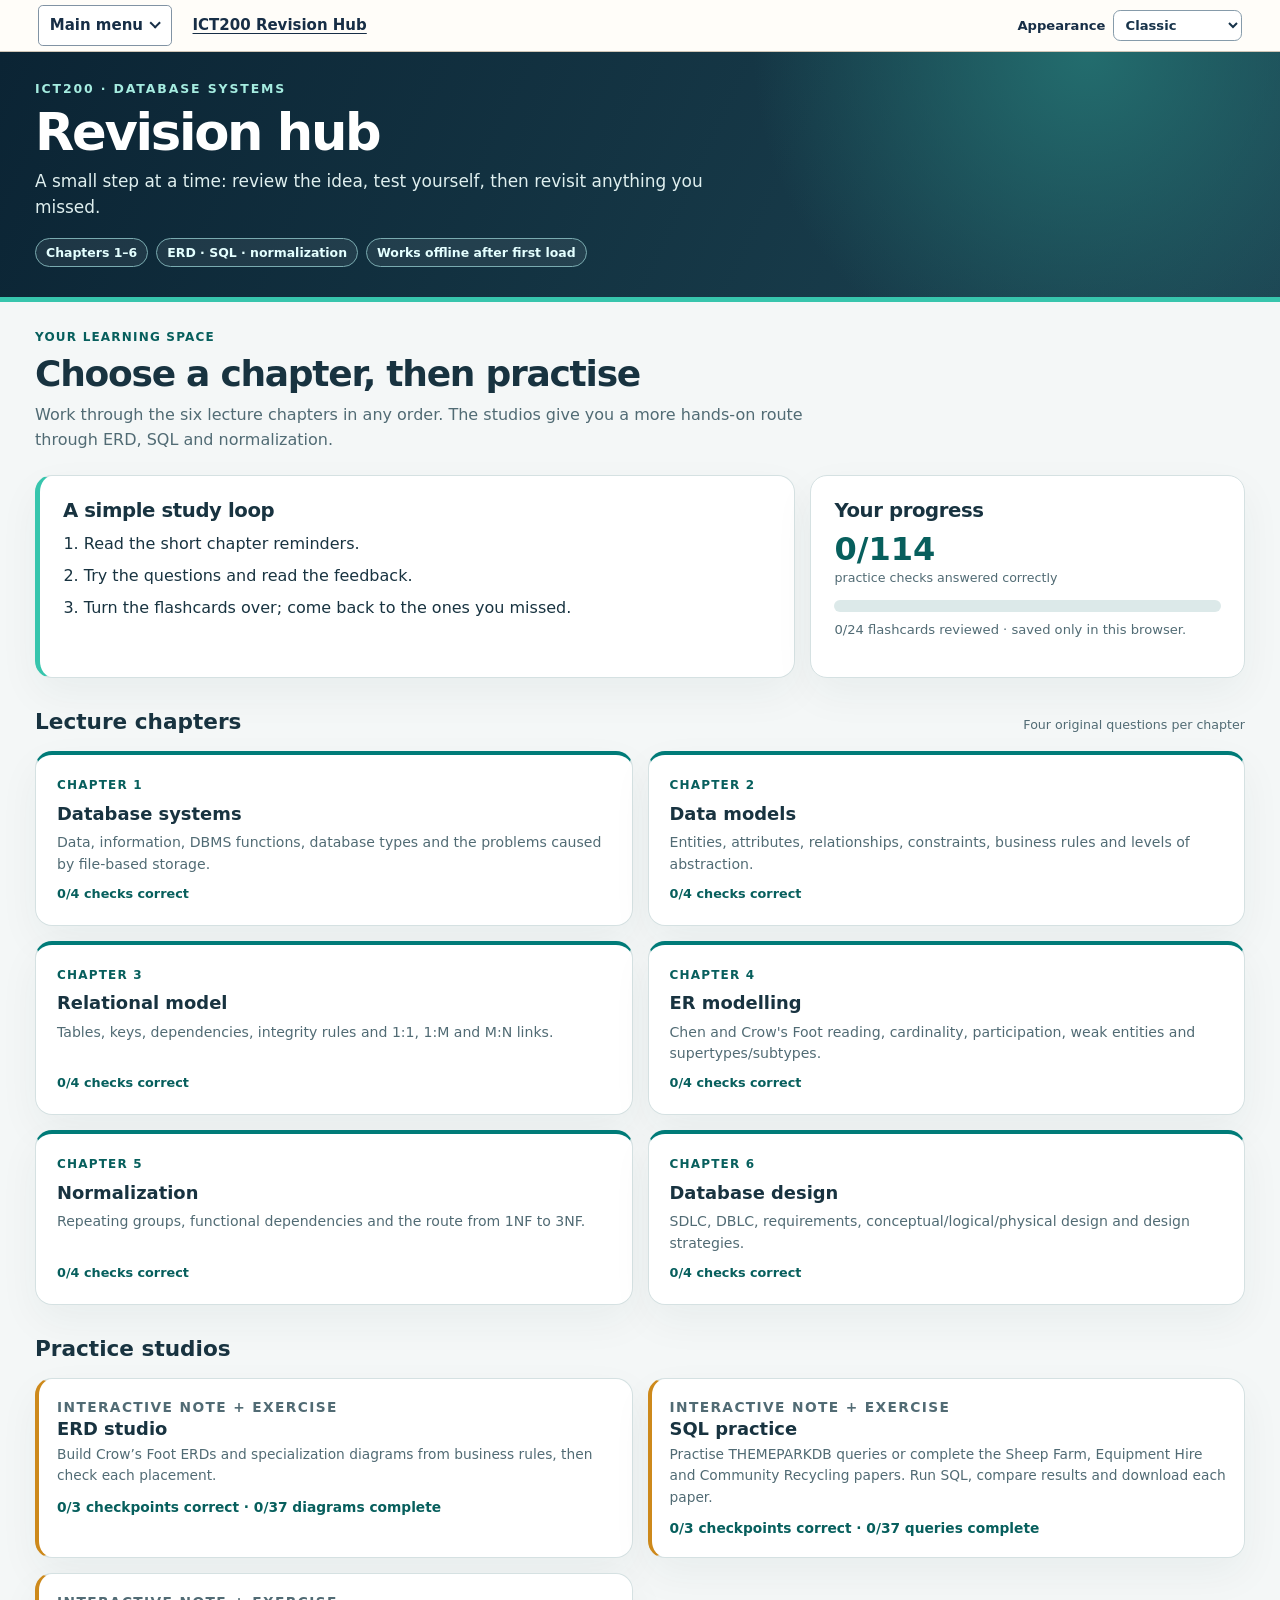
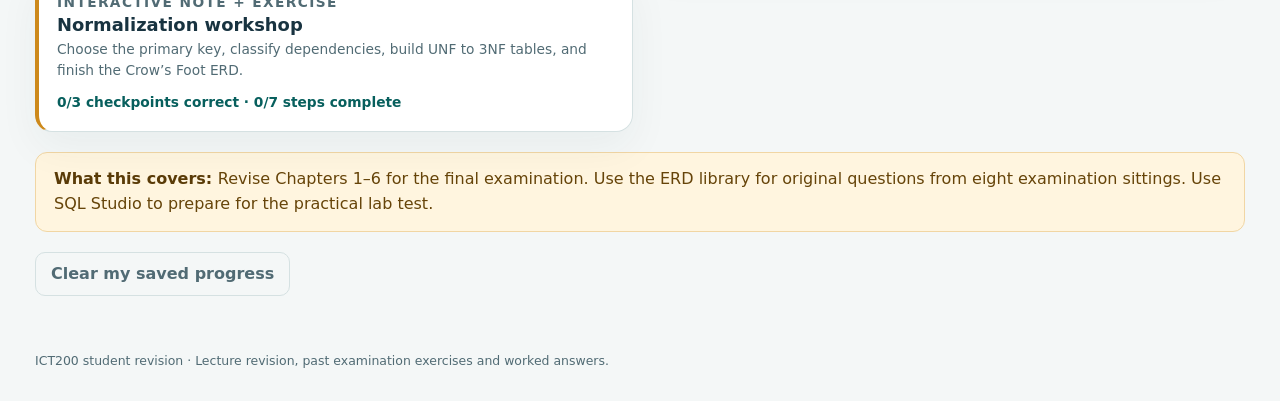
<file: index.html>
<!doctype html>
<html lang="en">
<head>
  <meta charset="utf-8">
  <meta name="viewport" content="width=device-width, initial-scale=1">
  <meta name="theme-color" content="#102a3b">
  <meta name="description" content="ICT200 chapter revision, flashcards and interactive ERD, SQL and normalization practice.">
  <title>ICT200 Revision Hub</title>
  <link rel="manifest" href="manifest.webmanifest">
  <link rel="stylesheet" href="styles.css">
  <link rel="stylesheet" href="erd-studio.css">
  <link rel="stylesheet" href="erd-navigation.css">
  <link rel="stylesheet" href="normalization-workshop.css">
  <link rel="stylesheet" href="sql-studio.css">
  <script src="content.js" defer></script>
  <script src="turq-water.js" defer></script>
  <script defer src="exam-archive-data.js"></script><script defer src="exam-evidence.js"></script><script defer src="exam-archive.js"></script><script src="erd-studio.js" defer></script>
  <script src="normalization-model.js" defer></script>
  <script src="normalization-workshop.js" defer></script>
  <script src="themepark-sql-data.js" defer></script>
  <script src="sql-practice-sets.js" defer></script>
  <script src="sql-studio-content.js" defer></script>
  <script src="sql-studio.js" defer></script>
  <script src="app.js" defer></script>
  <script src="erd-hub-menu.js" defer></script>
<link rel="stylesheet" href="hub-night.css"><link rel="stylesheet" href="hub-layout.css"><script defer src="hub-layout.js"></script></head>
<body>
  <a class="skip-link" href="#main">Skip to content</a>
  <nav class="erd-hub-nav" aria-label="Revision hub navigation" hidden></nav>
  <header class="masthead">
    <div class="masthead-inner">
      <p class="eyebrow">ICT200 · Database systems</p>
      <h1>Revision hub</h1>
      <p class="lead">A small step at a time: review the idea, test yourself, then revisit anything you missed.</p>
      <div class="masthead-meta"><span>Chapters 1–6</span><span>ERD · SQL · normalization</span><span>Works offline after first load</span></div>
    </div>
  </header>
  <div class="shell">
    <nav class="sidebar" aria-label="Revision sections">
      <button class="sidebar-toggle" type="button" aria-expanded="true" aria-controls="revision-links" aria-label="Collapse menu" title="Collapse menu">
        <span class="sidebar-toggle-mark" aria-hidden="true">‹</span><span class="sidebar-toggle-text">Collapse menu</span>
      </button>
      <div id="revision-links" class="sidebar-links">
        <a class="brand" href="#home" data-route="home">ICT200 <span>Study path</span></a>
        <p class="nav-caption">Start here</p>
        <a href="#home" data-route="home">Overview</a>
        <p class="nav-caption">Lecture chapters</p>
        <div id="chapter-nav"></div>
        <p class="nav-caption">Practice studios</p>
        <div id="module-nav"></div>
        <p class="nav-foot">Progress stays in this browser. No account or server is needed.</p>
      </div>
    </nav>
    <main id="main" tabindex="-1">
      <div id="app" aria-live="polite"></div>
    </main>
  </div>
  <footer class="footer">ICT200 student revision · Lecture revision, past examination exercises and worked answers.</footer>
</body>
</html>
</file>
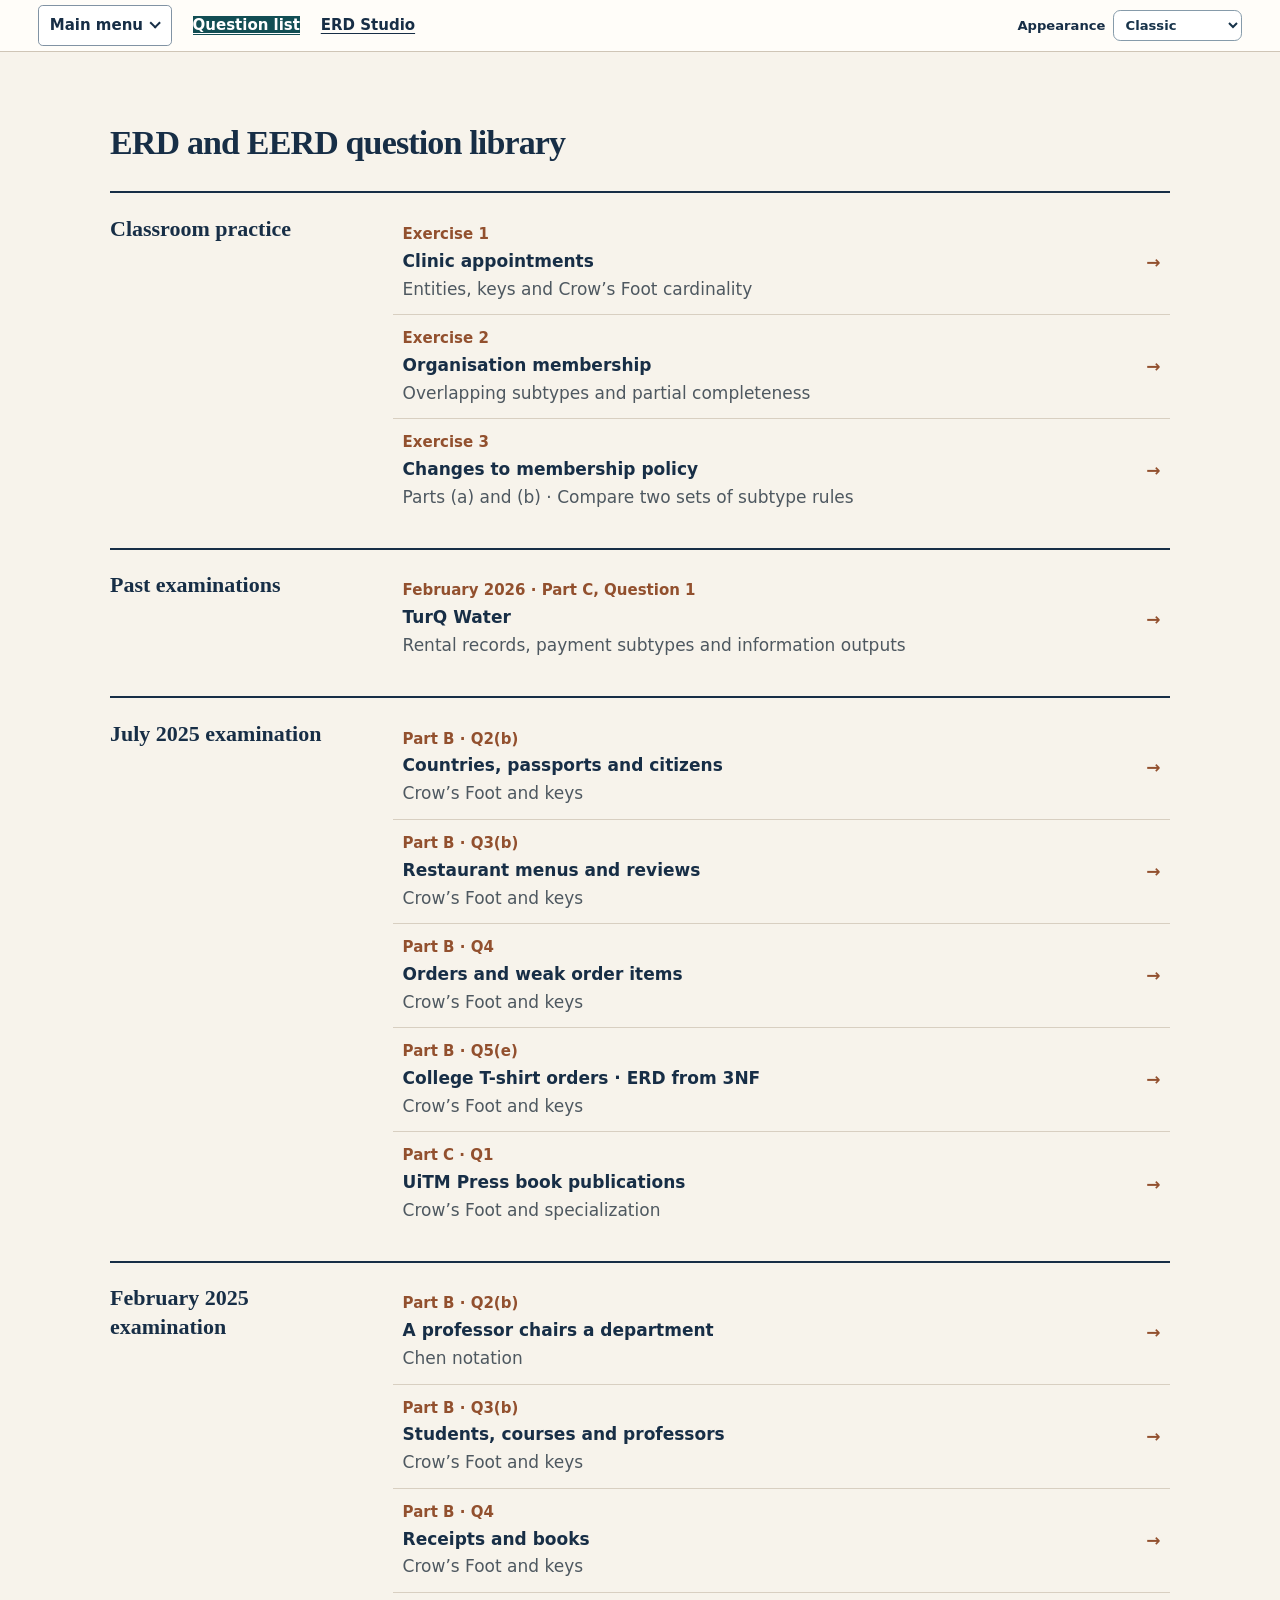
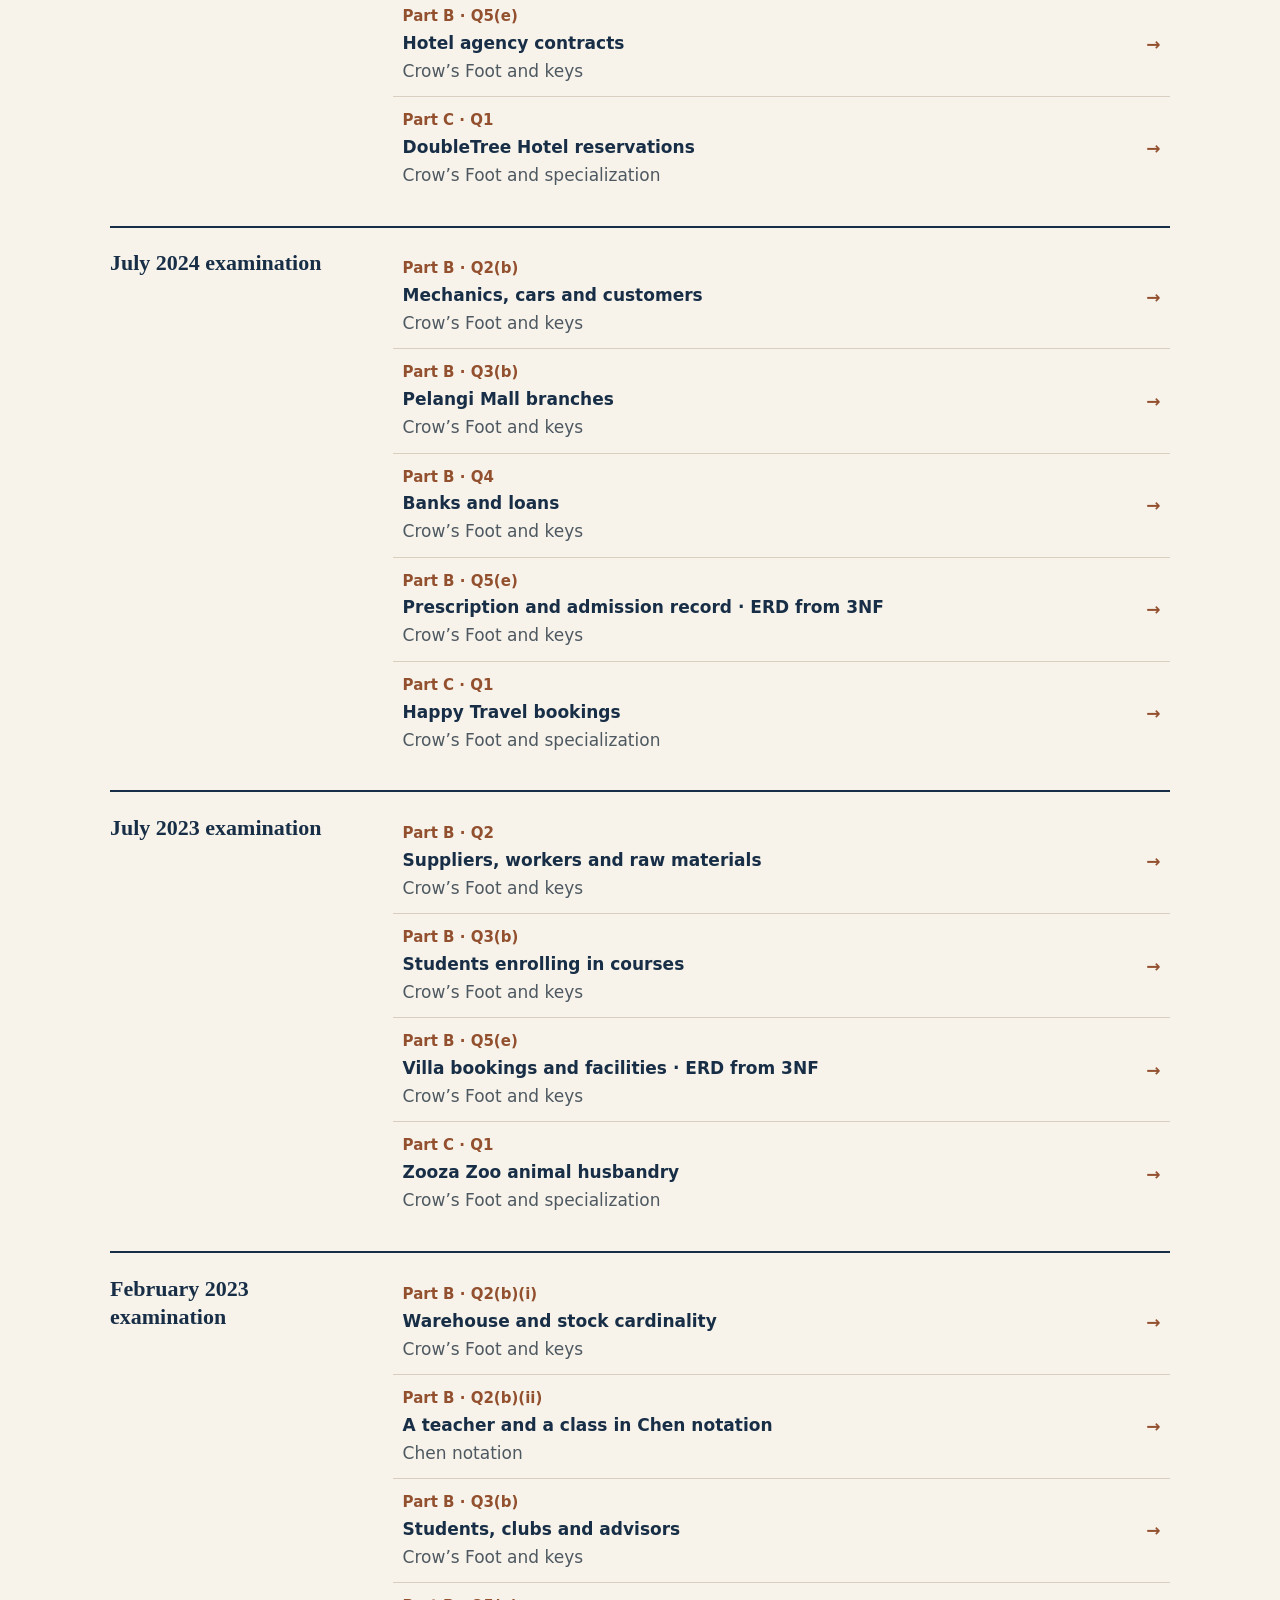
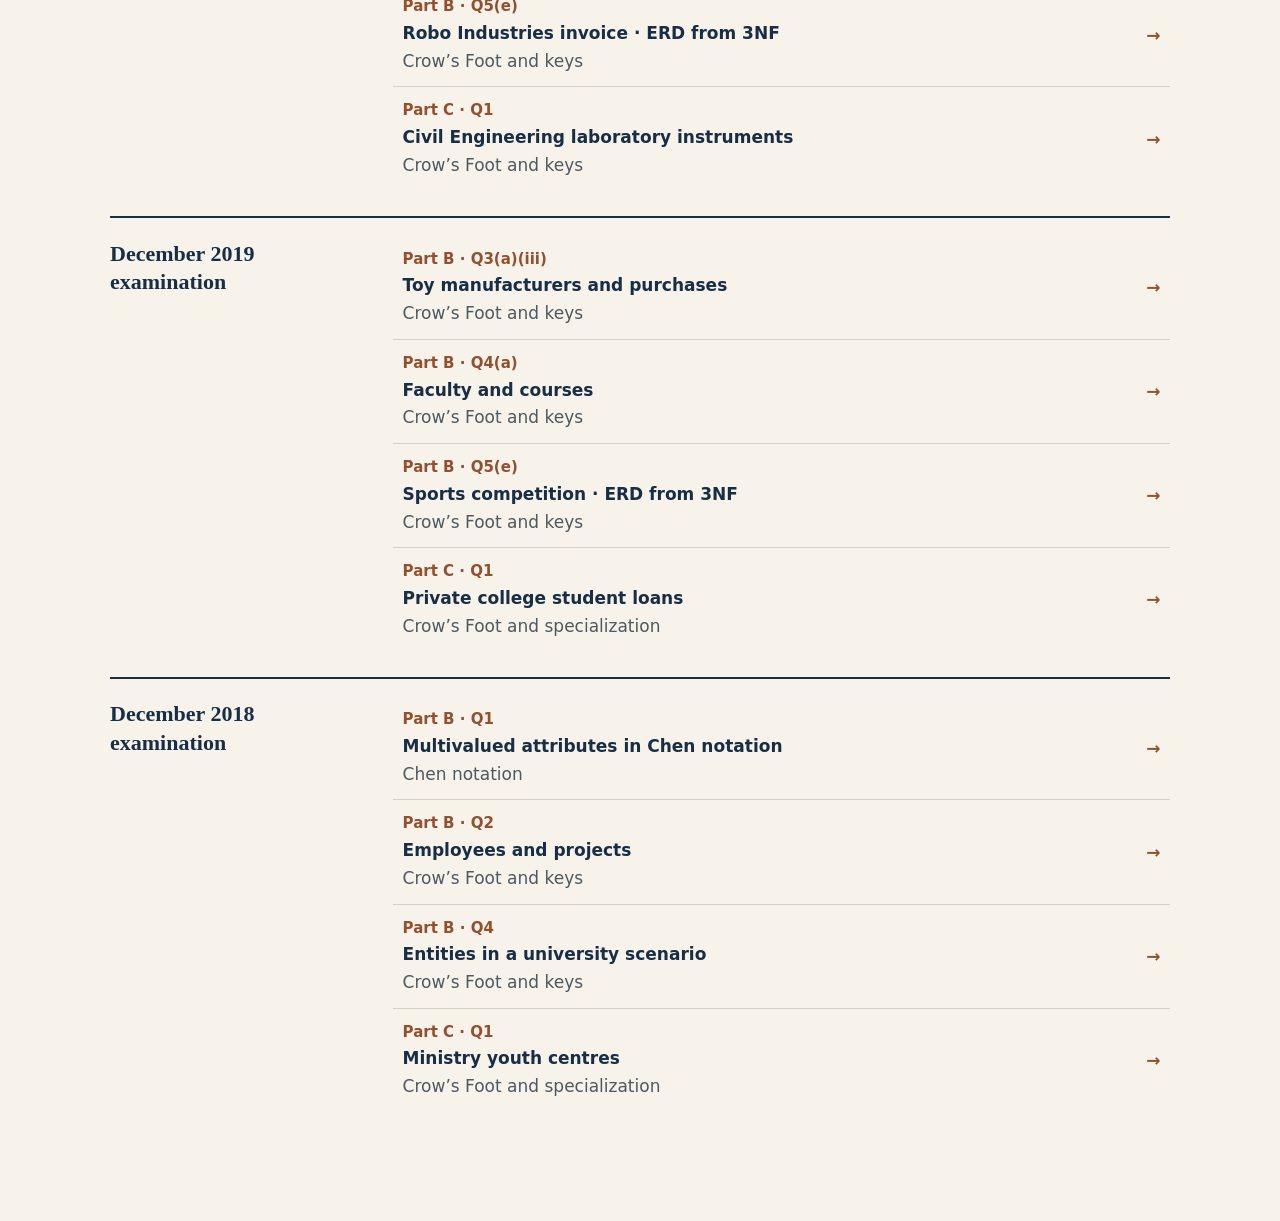
<file: erd-walkthrough.html>
<!doctype html>
<html lang="en"><head><meta charset="utf-8"><meta name="viewport" content="width=device-width,initial-scale=1">
<title>ERD and EERD question library · ICT200</title>
<link rel="stylesheet" href="erd-walkthrough.css"><link rel="stylesheet" href="erd-navigation.css"><script defer src="content.js"></script><script defer src="turq-water.js"></script><script defer src="exam-archive-data.js"></script><script defer src="exam-evidence.js"></script><script defer src="exam-archive.js"></script><script defer src="erd-studio.js"></script><script defer src="erd-hub-menu.js"></script><script defer src="erd-walkthrough.js"></script><link rel="stylesheet" href="hub-night.css"><link rel="stylesheet" href="hub-layout.css"><script defer src="hub-layout.js"></script></head>
<body><nav class="erd-hub-nav" aria-label="Revision hub navigation" data-walkthrough></nav>
<main><section id="library" hidden><h1 tabindex="-1">ERD and EERD question library</h1><div id="collections"></div></section><div id="lesson"></div></main>
<section id="print" aria-label="Printable walkthrough"></section></body></html>
</file>
<file: styles.css>
:root{color-scheme:light;--navy:#102a3b;--navy2:#173c4b;--teal:#007b78;--teal-dark:#075f5d;--mint:#37c5ad;--ink:#183340;--muted:#516b74;--line:#d5e1e2;--paper:#fff;--wash:#f4f7f7;--amber:#a86408;--amber-bg:#fff5df;--good:#14694d;--good-bg:#e7f6ec;--bad:#a63b3b;--bad-bg:#fff0ed;--shadow:0 16px 42px #1539440d}
*{box-sizing:border-box}html{scroll-behavior:smooth}body{margin:0;background:var(--wash);color:var(--ink);font:16px/1.55 system-ui,-apple-system,"Segoe UI",sans-serif}button,input{font:inherit}button{cursor:pointer}a{color:var(--teal-dark)}:focus-visible{outline:3px solid #d79517;outline-offset:3px}.skip-link{position:absolute;top:-70px;left:12px;background:#fff;padding:8px 12px;z-index:5}.skip-link:focus{top:10px}
.masthead{color:#fff;background:radial-gradient(circle at 85% 0,#236d6e 0,transparent 30%),linear-gradient(115deg,#0b2434,#1d4553);border-bottom:5px solid var(--mint)}.masthead-inner{max-width:1380px;margin:auto;padding:27px 35px 30px}.eyebrow{margin:0;color:#a5ece0;font-size:.78rem;font-weight:800;letter-spacing:.15em;text-transform:uppercase}.masthead h1{font-size:clamp(2.3rem,4vw,4rem);line-height:1.05;letter-spacing:-.045em;margin:8px 0}.lead{max-width:680px;margin:0;color:#dfefef;font-size:1.06rem}.masthead-meta{display:flex;flex-wrap:wrap;gap:8px;margin-top:17px}.masthead-meta span{font-size:.78rem;font-weight:700;border:1px solid #7aabb0;border-radius:99px;padding:4px 10px;color:#e4ffff;background:#ffffff12}
.shell{max-width:1380px;margin:auto;display:grid;grid-template-columns:250px minmax(0,1fr);gap:25px;padding:26px 35px 55px}.sidebar{align-self:start;position:sticky;top:18px;padding:17px;border:1px solid var(--line);border-radius:16px;background:var(--paper);box-shadow:var(--shadow)}.sidebar a{display:block;padding:8px 11px;text-decoration:none;border-radius:9px;color:var(--ink);font-size:.9rem}.sidebar a:hover{background:#edf6f5}.sidebar a[aria-current=page]{background:#dcefeb;color:#075b58;font-weight:750}.sidebar .brand{font-weight:900;font-size:1.16rem;color:var(--navy);padding:4px 10px 12px}.brand span{display:block;color:var(--muted);font-size:.76rem;font-weight:600}.nav-caption{font-size:.7rem;font-weight:850;letter-spacing:.11em;text-transform:uppercase;color:var(--muted);margin:19px 10px 6px}.nav-foot{font-size:.77rem;color:var(--muted);border-top:1px solid var(--line);padding:12px 10px 0;margin:19px 0 0}main{min-width:0}.page-title{margin:0 0 9px;font-size:clamp(1.65rem,3vw,2.25rem);letter-spacing:-.035em;line-height:1.16}.page-intro{margin:0 0 22px;color:var(--muted);max-width:780px}.section-eyebrow{color:var(--teal-dark);text-transform:uppercase;letter-spacing:.1em;font-size:.75rem;font-weight:850;margin:0 0 6px}.card{background:var(--paper);border:1px solid var(--line);border-radius:17px;box-shadow:var(--shadow)}.card-pad{padding:23px}.card h2,.card h3{letter-spacing:-.02em;line-height:1.24}.card h2{font-size:1.23rem;margin:0 0 9px}.card h3{font-size:1.04rem;margin:0 0 8px}.card p{margin-top:0}.muted{color:var(--muted)}.grid{display:grid;grid-template-columns:repeat(2,minmax(0,1fr));gap:15px}.chapter-tile{display:flex;flex-direction:column;gap:8px;padding:21px;text-decoration:none;color:var(--ink);border-top:4px solid var(--teal)}.chapter-tile:hover,.module-tile:hover{transform:translateY(-2px);border-color:#9ccdc9}.tile-kicker{color:var(--teal-dark);font-size:.75rem;text-transform:uppercase;letter-spacing:.1em;font-weight:800}.tile-title{font-weight:800;font-size:1.12rem;line-height:1.2}.tile-summary{color:var(--muted);font-size:.88rem;flex:1}.tile-count{font-size:.8rem;font-weight:750;color:var(--teal-dark)}.module-tile{display:block;text-decoration:none;color:var(--ink);padding:18px;border-left:4px solid #cd891b}.module-tile strong{display:block;margin-bottom:4px}.module-tile span{font-size:.86rem;color:var(--muted)}.section-head{display:flex;justify-content:space-between;align-items:baseline;gap:12px;margin:27px 0 13px}.section-head h2{margin:0;font-size:1.35rem}.overview-top{display:grid;grid-template-columns:minmax(0,1.4fr) minmax(260px,.8fr);gap:15px;margin-bottom:26px}.callout{border-left:5px solid var(--mint)}.progress-big{font-size:2rem;font-weight:850;color:var(--teal-dark);line-height:1.1}.progress-track{height:12px;border-radius:99px;background:#dce9e9;overflow:hidden;margin:13px 0 8px}.progress-fill{height:100%;background:linear-gradient(90deg,#0a8a7f,#45c9a8);width:0;transition:width .25s}.progress-note{font-size:.82rem;color:var(--muted)}.button{display:inline-flex;align-items:center;justify-content:center;gap:8px;background:var(--teal);border:1px solid var(--teal);border-radius:10px;color:#fff;padding:9px 15px;font-weight:750;text-decoration:none;min-height:42px}.button:hover{background:var(--teal-dark)}.button.secondary{background:#fff;color:var(--teal-dark);border-color:#95bfbc}.button.secondary:hover{background:#eaf5f2}.button.ghost{background:transparent;color:var(--muted);border-color:var(--line)}.button-row{display:flex;flex-wrap:wrap;gap:9px;margin-top:15px}.learn-list{margin:0;padding-left:1.3rem}.learn-list li{margin:7px 0}.note-strip{padding:14px 18px;background:var(--amber-bg);border:1px solid #f1d6a4;border-radius:12px;color:#664409;margin:20px 0}.note-strip strong{color:#5a3b07}.split{display:grid;grid-template-columns:minmax(0,1fr) minmax(260px,.85fr);gap:15px}.flashcard{width:100%;min-height:160px;text-align:left;padding:21px;background:#e8f6f4;border:1px solid #8bcac5;border-radius:14px;color:var(--ink);display:flex;flex-direction:column;justify-content:center;align-items:flex-start;gap:8px}.flashcard:hover{border-color:var(--teal)}.flashcard .small-label{font-size:.72rem;font-weight:800;letter-spacing:.1em;text-transform:uppercase;color:var(--teal-dark)}.flashcard .face{font-size:1.25rem;font-weight:800;line-height:1.3}.flashcard.is-flipped{background:#f0f6fb;border-color:#9dbac7}.flashcard.is-flipped .face{font-weight:600;font-size:1rem}.flash-controls{display:flex;justify-content:space-between;align-items:center;gap:9px;margin-top:13px}.flash-controls span{font-size:.86rem;color:var(--muted)}.quiz-card{margin-bottom:12px;padding:18px 20px}.quiz-card h3{font-size:1rem;margin:0 0 13px}.question-type{display:inline-block;font-size:.7rem;letter-spacing:.09em;text-transform:uppercase;font-weight:850;color:var(--teal-dark);margin-bottom:6px}.choices{display:grid;gap:7px;margin:0 0 12px}.choice{display:flex;gap:9px;align-items:flex-start;padding:9px 11px;border:1px solid var(--line);border-radius:9px;background:#fcfdfd;cursor:pointer}.choice:hover{border-color:#82b5b0}.choice input{margin-top:4px;accent-color:var(--teal)}.fill-answer{width:min(100%,420px);border:1px solid #a4bbbf;border-radius:9px;padding:10px 12px;margin:0 0 12px}.feedback{padding:12px 14px;border-radius:9px;margin-top:10px;font-size:.9rem}.feedback.good{color:var(--good);background:var(--good-bg);border:1px solid #a9d7ba}.feedback.bad{color:var(--bad);background:var(--bad-bg);border:1px solid #e5b8b2}.feedback[hidden]{display:none}.step{position:relative;padding:17px 20px 17px 57px;margin-bottom:12px}.step-number{position:absolute;left:18px;top:17px;width:27px;height:27px;border-radius:50%;display:grid;place-items:center;background:var(--teal);color:white;font-weight:850;font-size:.82rem}.step p{color:var(--muted);margin:0}.codebox{background:#152231;border:1px solid #394c5c;border-radius:12px;color:#f0f4f6;padding:16px 19px;overflow:auto;font:15px/1.5 Consolas,"Cascadia Code",monospace;margin:14px 0;white-space:pre}.codebox .kw{color:#d7a4ff;font-weight:800}.codebox .name{color:#74dbc5}.codebox .order{color:#ffd479}.module-practice{margin-top:23px}.footer{max-width:1380px;margin:0 auto;padding:0 35px 30px;color:var(--muted);font-size:.78rem}.tiny{font-size:.79rem}.divider{border:0;border-top:1px solid var(--line);margin:22px 0}
@media(max-width:940px){.shell{grid-template-columns:minmax(0,1fr);padding:18px 20px 45px}.sidebar{position:static;min-width:0;display:flex;flex-wrap:wrap;align-items:center;gap:3px;padding:11px}.sidebar .brand{width:100%;padding-bottom:5px}.sidebar .nav-caption,.sidebar .nav-foot{display:none}.sidebar #chapter-nav,.sidebar #module-nav{display:flex;flex-wrap:wrap;gap:3px}.sidebar a{font-size:.82rem;padding:6px 9px}.masthead-inner{padding:25px 21px}.footer{padding:0 20px 26px}}
@media(max-width:640px){.grid,.split,.overview-top{grid-template-columns:1fr}.masthead h1{font-size:2.4rem}.masthead-meta span{font-size:.72rem}.card-pad{padding:19px}.section-head{align-items:flex-start;flex-direction:column}.sidebar{display:block}.sidebar .brand{padding:2px 8px 6px}.sidebar>a[data-route=home]{display:inline-block}.sidebar #chapter-nav,.sidebar #module-nav{display:flex;flex-wrap:nowrap;overflow-x:auto;gap:5px;width:100%;padding:6px 0;scrollbar-width:thin}.sidebar #chapter-nav a,.sidebar #module-nav a{flex:0 0 auto;white-space:nowrap;border:1px solid var(--line);border-radius:99px}.sidebar a{font-size:.79rem}.quiz-card{padding:16px}.flash-controls{flex-wrap:wrap}}
.module-tile strong,.module-tile span{display:block}.module-tile .tile-count{margin-top:10px;color:var(--teal-dark)}
@media(prefers-reduced-motion:reduce){html{scroll-behavior:auto}.progress-fill{transition:none}.chapter-tile:hover,.module-tile:hover{transform:none}}
.sidebar-links[hidden] { display: none; }
.sidebar-toggle {
  display: flex;
  align-items: center;
  justify-content: center;
  gap: 6px;
  width: 100%;
  min-height: 44px;
  margin: 0 0 8px;
  border: 1px solid #95bfbc;
  border-radius: 8px;
  background: #edf6f5;
  color: var(--teal-dark);
  font-size: .78rem;
  font-weight: 750;
}
.sidebar-toggle-mark { font-size: 1.3rem; line-height: 1; }
.is-menu-collapsed .sidebar { padding: 4px; }
.is-menu-collapsed .sidebar-toggle { margin: 0; }
@media (min-width: 941px) {
  .shell.is-menu-collapsed { grid-template-columns: 54px minmax(0,1fr); gap: 14px; }
  .is-menu-collapsed .sidebar-toggle-text { display: none; }
}
@media (max-width: 940px) {
  .sidebar { display: block; }
  .sidebar-toggle { width: auto; padding: 0 10px; }
}
@media (max-width:640px) {
  .sidebar-links > a[data-route="home"] { display: inline-block; }
  .sidebar #chapter-nav,.sidebar #module-nav { box-sizing: border-box; }
}
</file>
<file: erd-studio.css>
.erd-builder {
  container-type: inline-size;
  margin-bottom: 24px;
}

.erd-builder [hidden] { display: none !important; }
.erd-builder-heading { display:flex; align-items:baseline; justify-content:space-between; gap:.5rem 1rem; flex-wrap:wrap; margin-bottom:.65rem; }
.erd-builder h2 { font-size: 1.45rem; }
.erd-workspace .erd-title { margin: 22px 0 8px; font-size: 1.2rem; }
.erd-scenario {
  background: #edf6f5;
  border-left: 4px solid var(--teal);
  border-radius: 0 9px 9px 0;
  padding: 12px 14px;
  margin-bottom: 12px;
}
.erd-scenario p { margin: 0; }
.erd-scenario p + p { margin-top: 8px; }
.erd-task { font-weight: 650; }
.erd-exercise-list, .erd-tool-row, .erd-tiles {
  display: flex;
  flex-wrap: wrap;
  align-items: flex-start;
  gap: 8px;
}
.erd-filter, .erd-tile, .erd-slot {
  color: var(--ink);
  background: var(--paper);
  border: 1px solid #a4bbbf;
  border-radius: 8px;
  min-height: 44px;
  max-width: 100%;
  min-width: 0;
  padding: 7px 9px;
  overflow-wrap: anywhere;
}
.erd-filter { font-size: .82rem; font-weight: 650; }
.erd-filter[aria-pressed="true"], .erd-tile[aria-pressed="true"] {
  background: #dcefeb;
  border-color: var(--teal);
  color: var(--teal-dark);
}
.erd-palette {
  background: var(--wash);
  border: 1px solid var(--line);
  border-radius: 12px;
  padding: 12px;
}
.erd-palette h4 { margin: 0 0 7px; }
.erd-tiles { margin-top: 12px; }
.erd-tile {
  cursor: grab;
  display: inline-flex;
  flex-direction: column;
  align-items: flex-start;
  justify-content: center;
  text-align: left;
  font-size: .84rem;
}
.erd-tile:active { cursor: grabbing; }
.erd-tile .erd-symbol { align-self: center; }
.erd-target-actions { margin-top: 11px; }
.erd-target-actions .button { font-size: .8rem; padding: 5px 9px; }
.erd-target-actions button:disabled { display: none; }
.erd-selection { color: var(--muted); font-size: .85rem; margin: 10px 0 0; }
.erd-board {
  margin-top: 14px;
  padding: 12px;
  background-color: #f8fcfb;
  background-image: radial-gradient(#c9dcd9 1px, transparent 1px);
  background-size: 16px 16px;
  border: 1px solid var(--line);
  border-radius: 12px;
}
.erd-board-relations {
  display: grid;
  grid-template-columns: minmax(0, 1fr) minmax(135px, .91fr) minmax(0, 1.16fr) minmax(135px, .91fr) minmax(0, 1fr);
  align-items: start;
}
.erd-entity {
  display: grid;
  min-width: 0;
  align-content: start;
  padding: 6px;
  gap: 5px;
  border: 1px solid #9bb6c1;
  border-radius: 9px;
  background: white;
  box-shadow: 0 3px 8px #203e4710;
}
.erd-slot {
  position: relative;
  border: 1px dashed #88a6ab;
  width: 100%;
  font-size: .8rem;
  font-weight: 650;
  color: var(--muted);
}
.erd-slot[data-filled="true"] { border-style: solid; color: var(--ink); }
.erd-name-slot[data-filled="true"] { background: #173c4b; color: white; }
.erd-supertype .erd-name-slot[data-filled="true"] { background: #185abd; }
.erd-subtype .erd-name-slot[data-filled="true"] { background: #7030a0; }
.erd-field-slot { text-align: left; }
.erd-field {
  display: flex;
  gap: 5px;
  align-items: baseline;
  max-width: 100%;
  font-size: .81rem;
  line-height: 1.45;
  text-align: left;
}
.erd-field-name { min-width: 0; overflow-wrap: anywhere; }
.erd-key-tag {
  flex: none;
  color: #a44200;
  font-size: .64rem;
  font-weight: 750;
}
.erd-pk .erd-key-tag { color: #185abd; }
.erd-pk .erd-field-name { text-decoration: underline; text-underline-offset: 2px; font-weight: 750; }
.erd-slot.erd-drop-hover, .erd-slot[aria-pressed="true"] { box-shadow: 0 0 0 3px #30a79c; }
.erd-slot[data-result="correct"] { outline: 2px solid #20835f; outline-offset: -2px; }
.erd-slot[data-result="revise"] { outline: 2px solid var(--bad); outline-offset: -2px; }
.erd-slot[data-result="missing"] { outline: 2px dashed #a86408; outline-offset: -2px; }
.erd-slot:focus-visible { outline: 3px solid #b7700c; outline-offset: 2px; }
.erd-slot-status {
  display: block;
  font-size: .63rem;
  line-height: 1.2;
  border-radius: 4px;
  color: var(--bad);
  background: var(--bad-bg);
  margin: 3px auto 0;
  width: fit-content;
  padding: 1px 3px;
}
.erd-slot[data-result="correct"] .erd-slot-status { color: var(--good); background: var(--good-bg); }
.erd-slot[data-result="missing"] .erd-slot-status { color: #664409; background: var(--amber-bg); }
.erd-symbol { display: block; width: 45px; height: 24px; max-width: 100%; color: var(--teal-dark); }
.erd-connector { padding-top: 24px; }
.erd-verb {
  display: block;
  color: var(--teal-dark);
  font-weight: 750;
  font-size: .86rem;
  text-align: center;
}
.erd-link-row { display: grid; grid-template-columns: 1fr 1fr 1fr; }
.erd-link-row .erd-slot { padding: 4px 2px; border-radius: 5px; }
.erd-link-row .erd-symbol { margin: auto; }
.erd-first-end .erd-symbol { transform: scaleX(-1); }
.erd-board-hierarchy .erd-entity { width: 100%; }
.erd-hierarchy { max-width: 590px; margin: auto; text-align: center; }
.erd-hierarchy .erd-supertype { max-width: 290px; margin: 0 auto; }
.erd-stem, .erd-branch::before, .erd-branch::after {
  height: 19px;
  border-left: 2px solid #7030a0;
}
.erd-stem { width: 0; margin: auto; }
.erd-category-row {
  display: grid;
  grid-template-columns: minmax(0, 1fr) 64px minmax(0, 1fr);
  align-items: center;
  gap: 5px;
}
.erd-discriminator-label { font-weight: 700; font-size: .77rem; color: #006b58; overflow-wrap: anywhere; }
.erd-discriminator-label:first-child { text-align: right; }
.erd-discriminator-label:last-child { text-align: left; }
.erd-category-slot { padding: 3px; z-index: 1; }
.erd-bars-slot {
  display: block;
  width: 70px;
  padding: 4px;
  margin: -3px auto 0;
}
.erd-category-slot .erd-symbol, .erd-bars-slot .erd-symbol { margin: 0 auto; }
.erd-category-slot .erd-symbol { color: #a44200; }
.erd-bars-slot .erd-symbol { color: #ad1958; }
.erd-branch { position: relative; height: 34px; width: 50%; margin: 0 auto; }
.erd-branch::before, .erd-branch::after { content: ""; position: absolute; }
.erd-branch::before { top: 0; left: 50%; height: 15px; }
.erd-branch::after {
  top: 15px;
  left: 0;
  right: 0;
  height: 19px;
  border-top: 2px solid #7030a0;
  border-right: 2px solid #7030a0;
}
.erd-subtypes { display: grid; grid-template-columns: repeat(2, minmax(0, 1fr)); gap: 7px; }
.erd-role-value { font-size: .72rem; color: #006b58; font-weight: 750; overflow-wrap: anywhere; }
.erd-role-value:empty { display: none; }
.erd-feedback p { margin: 6px 0 0; }
.erd-feedback-list { margin: 7px 0 0; padding-left: 19px; }
.erd-feedback-list li + li { margin-top: 6px; }
.erd-feedback-list li span { display: block; }

.erd-individual .erd-attribute-rows { display: grid; gap: 4px; }
.erd-individual .erd-attribute-rows:empty { display: none; }
.erd-individual .erd-attribute-row {
  display: flex;
  flex-wrap: wrap;
  align-items: center;
  gap: 2px;
  background: #f1f7f7;
  border: 1px solid var(--line);
  border-radius: 6px;
  padding: 2px;
}
.erd-individual .erd-attribute-name {
  flex: 1 1 7ch;
  min-width: 0;
  min-height: 32px;
  padding: 2px 4px;
  border: 1px solid transparent;
  border-radius: 4px;
  background: transparent;
  color: var(--ink);
  text-align: left;
  overflow-wrap: anywhere;
  font-size: .81rem;
  font-weight: 650;
  cursor: grab;
}
.erd-individual .erd-attribute-name[aria-pressed="true"] { background: #dcefeb; border-color: var(--teal); }
.erd-individual .erd-underlined { text-decoration: underline; text-underline-offset: 2px; }
.erd-individual .erd-key-chips { display: flex; flex-wrap: wrap; gap: 2px; }
.erd-individual .erd-key-chip,.erd-individual .erd-remove-attribute {
  border: 1px solid transparent;
  border-radius: 4px;
  min-height: 32px;
  padding: 1px 4px;
}
.erd-individual .erd-key-chip { font-size: .69rem; font-weight: 750; }
.erd-individual .erd-primary { color: #124b97; background: #eaf1fd; }
.erd-individual .erd-foreign { color: #874000; background: #fff0de; }
.erd-individual .erd-remove-attribute { font-size: 1.1rem; background: transparent; color: var(--muted); }
.erd-individual .erd-remove-attribute:hover { background: var(--bad-bg); color: var(--bad); }
.erd-individual .erd-attribute-drop { border-color: #84a9aa; color: var(--teal-dark); }
.erd-individual .erd-attribute-target,.erd-individual .erd-key-target,.erd-individual .erd-drag-target {
  outline: 2px dashed var(--teal);
  outline-offset: -2px;
}
.erd-individual .erd-drop-hover { background: #dcefeb; box-shadow: 0 0 0 2px var(--teal); }
.erd-individual .erd-attribute-row[data-result="revise"] { border-color: var(--bad); background: var(--bad-bg); }
.erd-individual .erd-attribute-row[data-result="correct"] { border-color: #87bca6; background: var(--good-bg); }
.erd-individual [draggable="true"] { cursor: grab; }

@container (min-width: 731px) {
  .erd-individual .erd-palette { position: sticky; top: 8px; z-index: 2; }
}

@container (max-width: 730px) {
  .erd-board-relations { grid-template-columns: minmax(0, 1fr); justify-items: center; }
  .erd-board-relations .erd-entity { width: min(100%, 300px); }
  .erd-connector { display: flex; gap: 5px; align-items: center; padding-top: 0; }
  .erd-link-row { grid-template-columns: 1fr; width: 65px; }
  .erd-link-row .erd-slot { min-height: 46px; }
  .erd-first-end .erd-symbol { transform: rotate(-90deg); }
  .erd-last-end .erd-symbol, .erd-line-slot .erd-symbol { transform: rotate(90deg); }
}

@container (max-width: 380px) {
  .erd-subtype .erd-field-slot { padding-inline: 5px; }
  .erd-subtype .erd-field { flex-wrap: wrap; font-size: .74rem; gap: 0 4px; }
}

.erd-scenario summary { cursor: pointer; font-weight: 650; }
.erd-scenario[open] summary { margin-bottom: .7rem; }
.erd-board-exam { overflow-x: auto; max-width: 100%; }
.exam-canvas {
  display: grid;
  min-width: 740px;
  grid-template-columns: minmax(145px,1fr) minmax(110px,.65fr) minmax(185px,1.25fr) minmax(110px,.65fr) minmax(145px,1fr);
  grid-template-areas:
    "PRODUCT_MODEL link0 PRODUCT_UNIT . ."
    ". . link2 . ."
    "CUSTOMER link1 RENTAL link3 AGENT"
    ". hierarchy hierarchy hierarchy .";
  align-items: start;
}
.exam-canvas > .erd-supertype { align-self: stretch; }
.exam-canvas > [data-record^="PRODUCT_"] { align-self: end; }
.exam-canvas .erd-hierarchy { grid-area: hierarchy; width: 100%; max-width: none; }
.exam-canvas .erd-connector {
  display: flex; flex-direction: column; justify-content: center;
  align-items: stretch; align-self: start; padding: 0; gap: 0; margin-top: 18px;
}
.exam-canvas .erd-connector[data-from="PRODUCT_MODEL"] { align-self: end; margin: 0 0 18px; }
.exam-canvas .erd-link-row { display: flex; width: 100%; align-items: center; }
.exam-canvas .erd-link-row .erd-slot { min-width: 0; flex: 1; padding: 1px; min-height: 34px; font-size: .65rem; }
.exam-canvas .erd-link-row .erd-symbol { width: 100%; height: auto; }
.exam-canvas .erd-first-end .erd-symbol, .exam-canvas .exam-reverse .erd-last-end .erd-symbol { transform: scaleX(-1); }
.exam-canvas .erd-last-end .erd-symbol, .exam-canvas .erd-line-slot .erd-symbol,
.exam-canvas .exam-reverse .erd-first-end .erd-symbol { transform: none; }
.exam-canvas .exam-reverse .erd-link-row { flex-direction: row-reverse; }
.exam-canvas .exam-vertical {
  position: relative; margin: 0; align-items: center;
}
.exam-canvas .exam-vertical .erd-verb {
  position: absolute; top: 50%; left: calc(50% + 25px); transform: translateY(-50%);
}
.exam-canvas .exam-vertical .erd-link-row { flex-direction: column; width: 42px; }
.exam-canvas .exam-vertical .erd-first-end .erd-symbol { transform: rotate(-90deg); }
.exam-canvas .exam-vertical :is(.erd-last-end,.erd-line-slot) .erd-symbol { transform: rotate(90deg); }
.exam-canvas .exam-vertical .erd-link-row .erd-slot { flex: none; height: 40px; }
.exam-canvas .erd-entity { align-content: start; }
.erd-individual:has(.exam-canvas) .erd-palette { position: static; }
.erd-workbench:has(.exam-canvas) .erd-palette .erd-tiles { max-height: 8rem; overflow-y: auto; }
.exam-canvas .erd-connector .erd-slot-status { font-size: .58rem; white-space: nowrap; }
.exam-canvas .exam-vertical .erd-slot[data-result] .erd-slot-status {
  position: absolute; right: calc(100% + 4px); top: 50%; transform: translateY(-50%); margin: 0;
}
@container (min-width: 940px) {
  .erd-drag-area:has(.exam-canvas) { display: grid; grid-template-columns: 174px minmax(0,1fr); gap: 10px; align-items: start; }
  .erd-individual:has(.exam-canvas) .erd-palette { position: sticky; top: 8px; max-height: 90vh; overflow-y: auto; }
  .erd-drag-area .erd-board-exam { margin-top: 0; }
}

/* Keep the bank short enough to use beside the drawing. */
.erd-palette { padding: 9px; }
.erd-bank-heading, .erd-hint-switch, .erd-group-label { display:flex; align-items:center; }
.erd-bank-heading { justify-content:space-between; gap:.5rem; flex-wrap:wrap; }
.erd-bank-heading h4 { margin:0; }
.erd-hint-switch { gap:.35rem; min-height:28px; font-size:.78rem; cursor:pointer; }
.erd-hint-switch input { width:1rem; height:1rem; margin:0; accent-color:var(--teal-dark); }
.erd-group-label { flex-wrap:wrap; gap:.3rem .55rem; margin:.35rem 0; font-size:.76rem; color:var(--muted); }
.erd-group-select, .erd-attribute-search {
  min-width:0; max-width:100%; border:1px solid #9aafb3; border-radius:5px;
  background:white; color:var(--ink); font:inherit; font-size:.81rem; min-height:30px; padding:3px 6px;
}
.erd-attribute-search { width:100%; margin:.15rem 0 .3rem; }
.erd-palette .erd-tiles { margin-top:5px; gap:4px; align-items:stretch; padding:2px; }
.erd-workbench:has(.exam-canvas) .erd-palette .erd-tiles { max-height:clamp(10rem,30vh,18rem); }
.erd-palette .erd-tile {
  display:inline-flex; flex-direction:row; align-items:center; gap:.3rem; justify-content:flex-start;
  min-height:29px; padding:3px 6px; border-radius:5px; font-size:.76rem; line-height:1.2;
}
.erd-palette .erd-tile .erd-symbol { width:30px; height:17px; flex:none; color:inherit; }
.erd-palette .erd-tile[aria-pressed="true"] { outline:2px solid var(--ink); outline-offset:-2px; }
.erd-palette .erd-tile:focus-visible { outline:3px solid #9b4900; outline-offset:-2px; }
.erd-palette .erd-target-actions { gap:3px; margin-top:4px; }
.erd-palette .erd-target-actions .button { padding:3px 6px; min-height:27px; }
.erd-palette :is(.erd-selection,.erd-no-matches) { font-size:.75rem; margin:.3rem 0 0; }
.erd-individual .erd-attribute-rows { gap:2px; }
.erd-individual .erd-attribute-row { padding:1px 2px; }
.erd-individual :is(.erd-attribute-name,.erd-key-chip,.erd-remove-attribute) { min-height:26px; }
.erd-individual .erd-attribute-drop { min-height:30px; padding:3px 6px; }
.erd-individual .erd-entity { gap:3px; padding:4px; }
@media (pointer:coarse) {
  .erd-palette .erd-tile, .erd-group-select, .erd-attribute-search, .erd-hint-switch { min-height:36px; }
  .erd-individual :is(.erd-attribute-name,.erd-key-chip,.erd-remove-attribute) { min-height:32px; }
}
[data-hints="on"] :is([data-ink="entity"],[data-ink="PK"]) { --tile-ink:#185abd; --tile-tint:#eaf1fd; }
[data-hints="on"] [data-ink="attribute"] { --tile-ink:#006b58; --tile-tint:#e7f5ef; }
[data-hints="on"] :is([data-ink="subtype"],[data-ink="line"]) { --tile-ink:#7030a0; --tile-tint:#f1eaf8; }
[data-hints="on"] :is([data-ink="FK"],[data-ink="end"],[data-ink="category"]) { --tile-ink:#a44200; --tile-tint:#fff0de; }
[data-hints="on"] [data-ink="bars"] { --tile-ink:#ad1958; --tile-tint:#fce9f1; }
.erd-workbench .erd-palette .erd-tile, .erd-workbench .erd-slot[data-filled="true"] {
  color:var(--tile-ink,#293f49); background:var(--tile-tint,#f5f6f7);
}
.erd-workbench .erd-slot[data-filled="true"] .erd-symbol { color:inherit; }
.erd-workbench .erd-name-slot[data-filled="true"] { color:white; background:var(--tile-ink,#354a54); }
.erd-workbench .erd-attribute-row .erd-attribute-name { color:var(--tile-ink,#293f49); }
.erd-workbench[data-hints="off"] :is(.erd-key-chip,.erd-role-value,.erd-discriminator-label,.erd-verb,.erd-attribute-drop) { color:#384953; }
.erd-workbench[data-hints="off"] .erd-key-chip { background:#edf0f1; }
.erd-workbench[data-hints="off"] .erd-stem,
.erd-workbench[data-hints="off"] .erd-branch::before,
.erd-workbench[data-hints="off"] .erd-branch::after { border-color:#58636a; }

.erd-workbench {
  --studio-label:.875rem;
  --studio-caption:.75rem;
  --target-outline:#334e66;
}
.erd-workbench :is(.erd-hint-switch,.erd-group-label,.erd-group-select,.erd-attribute-search,
  .erd-selection,.erd-no-matches,.erd-tiles .erd-tile,.erd-target-actions .button,
  .erd-attribute-row .erd-attribute-name,.erd-attribute-drop) { font-size:var(--studio-label); }
.erd-palette .erd-tile { min-height:34px; padding:4px 8px; line-height:1.25; }
.erd-palette .erd-tiles { gap:5px; }
.erd-palette .erd-tile:is([aria-pressed="true"],[data-moving]) {
  outline:2px solid var(--target-outline); outline-offset:-2px;
}
.erd-tile:is([aria-pressed="true"],[data-moving])::before {
  content:""; width:.42rem; height:.42rem; border-radius:50%; background:currentColor; flex:none;
}
.erd-slot.erd-accepts,.erd-individual :is(.erd-attribute-target,.erd-key-target,.erd-drag-target) {
  outline:2px dashed var(--target-outline); outline-offset:-2px;
}
.erd-workbench[data-dragging] :is(.erd-accepts,.erd-key-target,.erd-attribute-target):not(.erd-drag-target) { outline:none; }
.erd-workbench .erd-drop-hover { outline:3px solid var(--target-outline); outline-offset:-3px; }
.erd-workbench :is(button,select,input,summary):focus-visible,
.erd-board button:focus { outline:3px solid #985000; outline-offset:1px; }
.erd-workbench .erd-attribute-status {
  font-size:var(--studio-caption); font-weight:650; padding-inline:3px; color:var(--bad);
}
.erd-attribute-row[data-result="correct"] .erd-attribute-status { color:var(--good); }
.erd-workbench .erd-review-jump {
  border:0; padding:.2rem 0; background:transparent; color:var(--ink); font:inherit;
  font-weight:650; text-decoration:underline; text-underline-offset:.18em; text-align:left; cursor:pointer;
}
.erd-feedback h4 { margin:.85rem 0 .2rem; }
.erd-feedback .erd-review-item p { margin:0; }
.erd-review-more { margin-top:.8rem; }
.erd-review-more summary { cursor:pointer; font-weight:650; }
.erd-review-more .erd-review-item { margin:.55rem 0; }
.erd-sr-only { position:absolute; width:1px; height:1px; overflow:hidden; clip-path:inset(50%); white-space:nowrap; }
.erd-studio-page { background:#f7f3eb; }
.erd-studio-page .masthead { display:none; }
.erd-studio-page .shell {
  display:block; max-width:none; padding:0 clamp(.8rem,3vw,4rem) 3rem;
}
.erd-studio-page .sidebar { display:none; }
.erd-studio-page .erd-builder { min-width:0; }
.erd-library-title,.erd-workspace h1.erd-title {
  margin:.45rem 0 1.2rem; font:600 clamp(1.875rem,3vw,2.125rem)/1.15 Georgia,serif; color:#172e46;
}
.erd-collection { display:grid; grid-template-columns:minmax(12rem,1fr) 3fr; gap:1.5rem;
  padding:1rem 0; border-top:1px solid #bdb3a4; }
.erd-collection h2 { margin:.3rem 0; font:600 1.375rem/1.3 Georgia,serif; }
.erd-collection ul { list-style:none; margin:0; padding:0; }
.erd-collection li+li { border-top:1px solid #d8cfc1; }
.erd-collection a { display:grid; padding:.65rem; color:#172e46; text-decoration:none; }
.erd-collection a:hover,.erd-collection a:focus-visible { background:#eee7da; }
.erd-collection small,.erd-question-source { color:#864625; font-size:.9375rem; font-weight:650; }
.erd-question-nav,.erd-part-nav { display:flex; flex-wrap:wrap; align-items:center; gap:.45rem 1rem; margin:.5rem 0 1rem; }
.erd-question-nav a,.erd-part-nav a { color:#172e46; text-underline-offset:.2em; padding:.3rem 0; }
.erd-question-nav a:first-child { margin-right:auto; }
.erd-part-nav [aria-current] { font-weight:750; text-decoration-thickness:3px; }
.erd-refresher { padding:1rem 0; border-top:1px solid #bdb3a4; }
.erd-refresher summary { font-weight:650; cursor:pointer; }
.erd-workspace .erd-scenario { font-size:1.0625rem; line-height:1.6; }
.erd-workspace .erd-board-hierarchy .erd-hierarchy { max-width:60rem; }
@container (min-width: 940px) {
  .erd-drag-area,.erd-drag-area:has(.exam-canvas) {
    display:grid; grid-template-columns:clamp(12rem,16%,16rem) minmax(0,1fr); gap:1rem; align-items:start;
  }
  .erd-drag-area .erd-board { margin-top:0; }
}
@media (max-width:650px) {
  .erd-collection { grid-template-columns:1fr; gap:.3rem; }
  .erd-question-nav a:first-child { flex-basis:100%; }
}
@media (pointer:coarse) {
  .erd-palette .erd-tile,.erd-group-select,.erd-hint-switch { min-height:40px; }
}
</file>
<file: erd-navigation.css>
:root { --erd-hub-height:3.25rem; }
.erd-hub-nav {
  position:sticky; top:0; z-index:10; display:flex; flex-wrap:nowrap; align-items:center;
  gap:clamp(.5rem,2vw,1.5rem); height:var(--erd-hub-height); margin:0;
  padding:0 clamp(.8rem,3vw,4rem); box-sizing:border-box;
  background:#fffdf9; color:#172e46; border-bottom:1px solid #cfc5b6;
  font:600 .9375rem/1.3 system-ui,Arial,sans-serif;
}
.erd-hub-nav[hidden],#erd-hub-destinations[hidden] { display:none; }
.erd-hub-nav a {
  color:inherit; font:inherit; border:0; padding:0; border-radius:0; background:transparent;
  text-decoration:underline; text-underline-offset:.18em;
}
.erd-hub-nav .erd-hub-context { margin-left:auto; text-align:right; }
.erd-hub-nav > button {
  flex:none; min-height:2.6rem; padding:.3rem .65rem; cursor:pointer; font:inherit;
  color:#172e46; background:white; border:1px solid #8193a4; border-radius:.3rem;
}
.erd-hub-nav > button::after {
  content:""; display:inline-block; width:.42em; height:.42em; margin:0 .1em .18em .5em;
  border:solid currentColor; border-width:0 2px 2px 0; transform:rotate(45deg);
}
.erd-hub-nav > button[aria-expanded="true"]::after { transform:rotate(225deg); margin-bottom:0; }
.erd-hub-nav > button[aria-expanded="true"] { background:#172e46; color:white; }
#erd-hub-destinations {
  position:absolute; top:100%; left:clamp(.8rem,3vw,4rem); z-index:1;
  box-sizing:border-box; width:min(41rem,calc(100% - 1.6rem)); max-height:calc(90dvh - var(--erd-hub-height));
  display:grid; grid-template-columns:3fr 2fr; gap:.4rem 1rem; overflow:auto; overscroll-behavior:contain;
  padding:.75rem; background:#fffdf9; border:1px solid #a9b4bc; border-radius:.4rem; box-shadow:0 6px 20px #172e4626;
}
#erd-hub-destinations > a { grid-column:1/-1; }
#erd-hub-destinations a,#erd-hub-destinations strong { display:block; padding:.6rem; }
#erd-hub-destinations strong { color:#854a2d; }
#erd-hub-destinations a { text-decoration:none; border-radius:.25rem; }
#erd-hub-destinations a:hover,#erd-hub-destinations a:focus-visible { background:#eee8dc; }
.erd-hub-nav :focus-visible { outline:3px solid #a85b21; outline-offset:-2px; }
@media (max-width:520px) {
  #erd-hub-destinations { grid-template-columns:1fr; }
}
.erd-topbar {
  position:sticky; top:var(--erd-hub-height); z-index:5; display:flex; flex-wrap:nowrap; align-items:center;
  gap:.65rem; padding:.3rem .45rem; margin:0 0 1rem;
  background:#172e46; color:white; border-radius:.45rem;
  font:600 .9375rem/1.35 system-ui,Arial,sans-serif;
}
.erd-topbar > span {
  flex:1; min-width:0; white-space:nowrap; overflow:hidden; text-overflow:ellipsis;
}
.erd-topbar > button {
  display:inline-flex; align-items:center; gap:.5rem; flex:none; min-height:2.75rem;
  padding:.3rem .65rem; background:transparent; color:white; border:1px solid #8193a4;
  border-radius:.3rem; font:inherit; cursor:pointer;
}
.erd-topbar > button::after {
  content:""; width:.45em; height:.45em; border:solid currentColor; border-width:0 2px 2px 0;
  transform:rotate(45deg) translateY(-.12em);
}
.erd-topbar > button[aria-expanded="true"] { background:white; color:#172e46; }
.erd-topbar > button[aria-expanded="true"]::after { transform:rotate(225deg); }
.erd-menu-panel {
  position:absolute; top:calc(100% + 3px); left:0; width:min(23rem,100%);
  max-height:min(26rem,55dvh); overflow:auto; overscroll-behavior:contain;
  padding:.45rem; border:1px solid #a9b4bc; border-radius:.4rem;
  background:#fffdf9; color:#172e46; box-shadow:0 6px 20px #172e4626;
}
.erd-menu-panel[hidden] { display:none; }
#erd-step-list { left:auto; right:0; }
.erd-menu-panel strong { display:block; padding:.7rem .6rem .2rem; color:#854a2d; }
.erd-menu-panel a {
  display:block; padding:.6rem; color:#172e46; font:inherit; font-weight:450;
  border:0; border-radius:.25rem; text-decoration:none; background:transparent;
}
.erd-menu-panel a:hover { background:#eee8dc; }
.erd-menu-panel a[aria-current] { color:#172e46; background:#e5ebef; font-weight:700; }
.erd-menu-panel a[aria-current]::before { content:"✓ "; }
.erd-topbar :focus-visible { outline:3px solid #d9863e; outline-offset:-3px; }
#lesson .step { scroll-margin-top:calc(var(--erd-hub-height) + 4.25rem); }
@media (max-width:520px) {
  .erd-topbar > span {
    white-space:normal; display:-webkit-box; -webkit-line-clamp:2; -webkit-box-orient:vertical;
  }
}
@container (min-width:731px) {
  .erd-workbench.erd-individual .erd-palette { top:calc(var(--erd-hub-height) + 4rem); max-height:calc(100dvh - var(--erd-hub-height) - 4.5rem); overflow:auto; }
}
@media print { .erd-hub-nav,.erd-topbar { display:none; } }
.arc-rules, .arc-guidance, .arc-extension, .arc-layout-option { margin-block: 1rem; }
.arc-rules fieldset { margin: .8rem 0; padding: .7rem 1rem; border: 1px solid currentColor; border-radius: .4rem; }
.arc-rules legend { font-weight: 650; padding-inline: .3rem; }
.arc-rules fieldset label { display: block; margin: .4rem 0; cursor: pointer; }
.arc-rules fieldset small { display: block; font-weight: 650; }
.arc-rules input, .arc-layout-option input { accent-color: var(--accent, #185abd); }
.arc-guidance summary, .arc-extension summary { cursor: pointer; font-weight: 650; padding-block: .5rem; }
.arc-layout-option { display: inline-flex; align-items: center; gap: .4rem; }
.arc-no-hints .arc-guidance mark { color: inherit; background: transparent; }
.arc-figure[aria-label="Foreign key references"] { color: #183346; }
.arc-figure[aria-label="Foreign key references"] .arc-target { min-width: 4rem; padding: .3rem .5rem; }
@media print { .arc-layout-option { display: none; } }
</file>
<file: normalization-workshop.css>
.norm-workshop { container-type: inline-size; margin-bottom: 24px; }
.norm-workshop [hidden] { display: none; }
.norm-workshop h2 { font-size: 1.45rem; }
.norm-workshop .sr-only {
  position: absolute;
  width: 1px;
  height: 1px;
  padding: 0;
  overflow: hidden;
  clip-path: inset(50%);
  white-space: nowrap;
}
.norm-source {
  margin: 14px 0;
  padding: 10px 13px;
  border: 1px solid var(--line);
  border-radius: 10px;
  background: #edf6f5;
}
.norm-source summary { font-weight: 750; color: var(--teal-dark); cursor: pointer; }
.norm-source p { margin: 11px 0; }
.norm-table-wrap {
  max-width: 100%;
  overflow-x: auto;
  background: white;
  border: 1px solid var(--line);
  border-radius: 9px;
  margin: 10px 0;
}
.norm-table { width: 100%; border-collapse: collapse; font-size: .85rem; }
.norm-table caption {
  padding: 7px 9px;
  text-align: left;
  font-weight: 750;
  color: var(--navy);
  background: #eef5f4;
}
.norm-table th,.norm-table td { border-top: 1px solid var(--line); text-align: left; vertical-align: top; padding: 7px 9px; }
.norm-table th { white-space: nowrap; color: var(--navy); }
.norm-table tbody tr:nth-child(even) { background: #f6faf9; }
.norm-report-entries { min-width: 9rem; margin: 0; padding-left: 17px; }
.norm-reference { margin: 0; border-top: 1px solid var(--line); padding: 8px 9px; font-size: .81rem; }
.norm-stage-list { display: flex; flex-wrap: wrap; gap: 6px; }
.norm-step-button {
  background: white;
  color: var(--ink);
  border: 1px solid #a4bbbf;
  border-radius: 8px;
  min-height: 44px;
  padding: 6px 9px;
  font-size: .8rem;
  font-weight: 650;
}
.norm-step-button[aria-current="step"] { color: var(--teal-dark); background: #dcefeb; border-color: var(--teal); }
.norm-step-button:disabled { background: #f4f7f7; border-color: var(--line); color: var(--muted); cursor: default; }
.norm-step-progress { margin: 8px 0 14px; font-size: .82rem; color: var(--teal-dark); }
.norm-step-area { border-top: 1px solid var(--line); padding: 15px 0; }
.norm-step-area h3 { font-size: 1.22rem; }
.norm-prompt { margin: 0 0 12px; }
.norm-field-choices {
  display: flex;
  flex-wrap: wrap;
  gap: 7px;
  margin: 0;
  padding: 0;
  border: none;
}
.norm-field-choice {
  display: flex;
  align-items: center;
  gap: 7px;
  padding: 6px 10px;
  min-height: 44px;
  border-radius: 8px;
  border: 1px solid var(--line);
  cursor: pointer;
}
.norm-workshop input[type="checkbox"] { accent-color: var(--teal); width: 17px; height: 17px; }
.norm-control { display: grid; gap: 4px; min-width: 0; }
.norm-control-label { font-size: .8rem; font-weight: 700; color: var(--ink); overflow-wrap: anywhere; }
.norm-select,.norm-name {
  width: 100%;
  min-width: 0;
  min-height: 42px;
  padding: 5px 7px;
  border: 1px solid #a4bbbf;
  border-radius: 7px;
  color: var(--ink);
  background: white;
  font: inherit;
  font-size: .89rem;
}
.norm-interaction > .norm-control { width: min(100%,25rem); }
.norm-table .norm-select { min-width: 9.6rem; }
.norm-workshop [aria-invalid="true"] { border-color: var(--bad); box-shadow: 0 0 0 1px var(--bad); }
.norm-dependencies,.norm-table-builder,.norm-link-options { display: grid; gap: 10px; }
.norm-dependencies,.norm-table-builder { grid-template-columns: repeat(2,minmax(0,1fr)); }
.norm-dependency,.norm-relation,.norm-link-fieldset {
  display: grid;
  min-width: 0;
  gap: 9px;
  margin: 0;
  padding: 10px;
  border: 1px solid #a4bbbf;
  border-radius: 9px;
}
.norm-dependency legend,.norm-relation legend,.norm-link-fieldset legend {
  font-weight: 750;
  color: var(--navy);
  padding: 0 4px;
  max-width: 100%;
  overflow-wrap: anywhere;
}
.norm-attribute-grid {
  display: grid;
  grid-template-columns: minmax(0,1fr) 3.4rem 2.4rem;
  align-items: center;
  gap: 3px 5px;
  padding: 7px 5px;
  border-radius: 7px;
  background: #f5f8f8;
  font-size: .86rem;
}
.norm-attribute-grid span:nth-child(-n+3) { font-weight: 750; }
.norm-attribute-grid input { justify-self: center; min-height: 26px; margin: 0; }
.norm-attribute-name { overflow-wrap: anywhere; }
.norm-table-builder + button { margin-top: 10px; }
.norm-table-builder button { justify-self: start; }
.norm-schema,.norm-dependency-answer {
  margin: 10px 0;
  padding: 9px 12px;
  background: #edf6f5;
  border: 1px solid var(--line);
  border-radius: 8px;
  overflow-wrap: anywhere;
}
.norm-dependency-answer { padding-left: 28px; }
.norm-dep-full { color: #14694d; }
.norm-dep-partial { color: #874000; }
.norm-dep-transitive { color: #7030a0; }
.norm-feedback ul { margin: 6px 0 0; padding-left: 19px; }
.norm-feedback li + li { margin-top: 6px; }
.norm-erd-board {
  display: grid;
  grid-template-columns: minmax(0,1fr) minmax(100px,.72fr) minmax(0,1fr) minmax(100px,.72fr) minmax(0,1fr) minmax(100px,.72fr) minmax(0,1fr);
  align-items: start;
}
.norm-erd-entity h4 {
  margin: 0;
  padding: 4px 5px;
  border-radius: 4px;
  background: var(--navy2);
  color: white;
  text-align: center;
  overflow-wrap: anywhere;
  font-size: .85rem;
}
.norm-erd-entity .erd-field { flex-wrap: wrap; padding: 0 3px; }
.norm-connector { padding: 9px 1px 0; }
.norm-link-marks { display: grid; grid-template-columns: repeat(3,minmax(0,1fr)); align-items: center; }
.norm-mark { min-width: 0; display: grid; justify-items: center; }
.norm-mark-left .erd-symbol { transform: scaleX(-1); }
.norm-mark-blank { background: white; border: 1px dashed #88a6ab; color: var(--muted); border-radius: 4px; min-width: 23px; text-align: center; }
.norm-link-options { margin-top: 13px; }
.norm-link-fieldset { grid-template-columns: repeat(3,minmax(0,1fr)); }

@container (max-width: 870px) {
  .norm-erd-board { grid-template-columns: minmax(0,1fr); justify-items: center; }
  .norm-erd-entity { width: min(100%,270px); }
  .norm-connector { display: flex; width: 150px; justify-content: center; gap: 4px; align-items: center; padding: 3px 0; }
  .norm-link-marks { grid-template-columns: 1fr; }
  .norm-mark { min-height: 26px; align-items: center; }
  .norm-mark-left .erd-symbol { transform: rotate(-90deg); }
  .norm-mark-right .erd-symbol,.norm-mark-strength .erd-symbol { transform: rotate(90deg); }
}
@container (max-width: 560px) {
  .norm-dependencies,.norm-table-builder,.norm-link-fieldset { grid-template-columns: minmax(0,1fr); }
}
</file>
<file: sql-studio.css>
.sql-studio {
  border-top: 4px solid var(--teal);
  container-type: inline-size;
}
.sql-studio-progress {
  color: var(--teal-dark);
  font-size: .86rem;
  font-weight: 750;
}
.sql-set-nav { display:flex; flex-wrap:wrap; gap:.4rem; padding-bottom:1rem; }
.sql-set-nav a { padding:.55rem .8rem; border:1px solid #a4bbbf; border-radius:6px; color:var(--ink); }
.sql-set-nav a[aria-current] { color:white; background:var(--navy); text-decoration:none; }
.sql-references { min-width:0; }
.sql-references img { display:block; width:100%; height:auto; margin:.75rem 0; }
.sql-references .sql-schema-table { min-width:0; }
.sql-guided-question .sql-schema-list { grid-template-columns:1fr; }
.sql-guided-question .sql-task { align-self:start; min-width:0; }
.sql-task .sql-grid { margin-top:.75rem; }
.sql-task .sql-grid td { white-space:normal; }
.sql-guidance p { margin:.6rem 0; }
.sql-worked { padding:1rem; overflow:auto; color:#dbefef; background:#152231; border-radius:.4rem; font: .95rem/1.55 Consolas,monospace; }
.sql-worked .sql-keyword { color:#d9aaff; }
.sql-worked .sql-string { color:#ffca9f; }
.sql-worked .sql-number { color:#9ae6be; }
@container (min-width:46rem) {
  .sql-guided-question { display:grid; grid-template-columns:minmax(0,1.5fr) minmax(0,1fr); gap:1rem; }
}
.sql-select-label, .sql-editor-label {
  display: block;
  font-weight: 750;
}
.sql-exercise-select {
  display: block;
  width: min(100%, 34rem);
  min-height: 44px;
  margin-top: 6px;
  padding: 7px 12px;
  border: 1px solid #a4bbbf;
  border-radius: 9px;
  background: var(--paper);
  color: var(--ink);
  font: inherit;
  font-weight: 500;
}
.sql-task {
  margin: 16px 0;
  padding: 14px 16px;
  border-left: 4px solid var(--teal);
  border-radius: 8px;
  background: #edf6f5;
}
.sql-task p, .sql-feedback p { margin: 0; }
.sql-schemas {
  margin: 16px 0;
  padding: 10px 14px;
  border: 1px solid var(--line);
  border-radius: 9px;
}
.sql-schemas summary {
  cursor: pointer;
  font-weight: 750;
}
.sql-schema-list {
  display: grid;
  grid-template-columns: repeat(auto-fit,minmax(min(100%, 14rem),1fr));
  align-items: start;
  gap: 8px;
  margin-top: 10px;
}
.sql-schema-table {
  padding: 7px 9px;
  border-radius: 7px;
  background: var(--wash);
  overflow-wrap: anywhere;
  font-size: .85rem;
}
.sql-schema-table ul { padding-left: 16px; margin: 6px 0 2px; }
.sql-schema-key {
  margin-left: 5px;
  color: var(--teal-dark);
  font-size: .8em;
  font-weight: 800;
}
.sql-editor {
  display: block;
  width: 100%;
  min-height: 220px;
  resize: vertical;
  margin-top: 6px;
  padding: 13px 15px;
  border: 1px solid #394c5c;
  border-radius: 10px;
  background: #152231;
  color: #f0f4f6;
  caret-color: #74dbc5;
  font: 16px/1.55 Consolas, "Cascadia Code", monospace;
  tab-size: 4;
}
.sql-editor::placeholder { color: #a6bdcb; }
.sql-studio .button-row { margin-bottom: 19px; }
.sql-studio button:disabled { opacity: .62; cursor: wait; }
.sql-action {
  padding: 9px 12px;
  border-radius: 8px;
  background: var(--wash);
  color: var(--muted);
  overflow-wrap: anywhere;
  font-size: .9rem;
}
.sql-action[data-error="true"] { background: var(--bad-bg); color: var(--bad); }
.sql-grids { display: grid; gap: 14px; margin-top: 14px; }
.sql-grids:empty { display: none; }
.sql-grid {
  min-width: 0;
  max-height: 27rem;
  overflow: auto;
  border: 1px solid var(--line);
  border-radius: 9px;
}
.sql-grid table { width: 100%; border-collapse: collapse; font-size: .84rem; }
.sql-grid caption {
  padding: 8px 12px;
  background: var(--navy);
  color: var(--paper);
  text-align: left;
  font-weight: 750;
}
.sql-grid th, .sql-grid td {
  padding: 6px 10px;
  border-bottom: 1px solid var(--line);
  border-right: 1px solid var(--line);
  text-align: left;
  white-space: nowrap;
  font-family: Consolas, monospace;
}
.sql-grid th { background: #dcefeb; color: var(--teal-dark); }
.sql-grid tr:nth-child(even) { background: var(--wash); }
.sql-grid tr:last-child td { border-bottom: 0; }
.sql-grid th:last-child, .sql-grid td:last-child { border-right: 0; }
.sql-null { color: var(--muted); font-style: italic; }
@container (min-width: 43rem) {
  .sql-grids:has(.sql-grid + .sql-grid) { grid-template-columns: repeat(2,minmax(0,1fr)); }
}
</file>
<file: hub-night.css>
@media screen{
html[data-look=night]{--navy:#d0e5f2;--navy2:#cfe7f0;--teal:#c9f3f2;--teal-dark:#cbf4f3;--mint:#bfede6;--ink:#d2e5ee;--muted:#d3dde0;--line:#567d81;--paper:#1a1e23;--wash:#1b2525;--amber:#f2dec4;--amber-bg:#54421b;--good:#c9f3e5;--good-bg:#1e512f;--bad:#ebc5c5;--bad-bg:#53241a;--shadow:0 16px 42px #5676810d}
html[data-look=night] :focus-visible{outline:3px solid #817256}
html[data-look=night] .skip-link{background:#1a1e23}
html[data-look=night] .masthead{color:#c2c7cb;background:radial-gradient(circle at 85% 0,#246f70 0,transparent 30%),linear-gradient(115deg,#265777,#275d70)}
html[data-look=night] .eyebrow{color:#adeee3}
html[data-look=night] .lead{color:#b8dcdc}
html[data-look=night] .masthead-meta span{border:1px solid #567d81;color:#a5ecec;background:#1a1e2312}
html[data-look=night] .sidebar a:hover{background:#152b28}
html[data-look=night] .sidebar a[aria-current=page]{background:#152e29;color:#cbf4f3}
html[data-look=night] .chapter-tile:hover,html[data-look=night] .module-tile:hover{border-color:#56817d}
html[data-look=night] .module-tile{border-left:4px solid #817056}
html[data-look=night] .progress-track{background:#1a2929}
html[data-look=night] .progress-fill{background:linear-gradient(90deg,#237069,#206554)}
html[data-look=night] .button{color:#c2c7cb}
html[data-look=night] .button.secondary{background:#1a1e23;border-color:#56817d}
html[data-look=night] .button.secondary:hover{background:#152c26}
html[data-look=night] .note-strip{border:1px solid #817156;color:#f4e4ca}
html[data-look=night] .note-strip strong{color:#f4e5cb}
html[data-look=night] .flashcard{background:#122f2a;border:1px solid #56817d}
html[data-look=night] .flashcard.is-flipped{background:#1a3953;border-color:#567381}
html[data-look=night] .choice{background:#192525}
html[data-look=night] .choice:hover{border-color:#56817c}
html[data-look=night] .fill-answer{border:1px solid #567a81}
html[data-look=night] .feedback.good{border:1px solid #568166}
html[data-look=night] .feedback.bad{border:1px solid #815b56}
html[data-look=night] .step-number{color:#c2c7cb}
@media (max-width:940px){}
@media (max-width:640px){}
@media (prefers-reduced-motion:reduce){}
html[data-look=night] .sidebar-toggle{border:1px solid #56817d;background:#152b28}
@media  (min-width: 941px) {}
@media  (max-width: 940px) {}
@media  (max-width:640px) {}
html[data-look=night] .erd-scenario{background:#152b28}
html[data-look=night] .erd-filter,html[data-look=night] .erd-tile,html[data-look=night] .erd-slot{border:1px solid #567a81}
html[data-look=night] .erd-filter[aria-pressed="true"],html[data-look=night] .erd-tile[aria-pressed="true"]{background:#152e29}
html[data-look=night] .erd-board{background-color:#132c25;background-image:radial-gradient(#1c2b29 1px, transparent 1px)}
html[data-look=night] .erd-entity{border:1px solid #567481;background:#1a1e23;box-shadow:0 3px 8px #56778110}
html[data-look=night] .erd-slot{border:1px dashed #567a81}
html[data-look=night] .erd-name-slot[data-filled="true"]{background:#255d74;color:#c2c7cb}
html[data-look=night] .erd-supertype .erd-name-slot[data-filled="true"]{background:#223f6a}
html[data-look=night] .erd-subtype .erd-name-slot[data-filled="true"]{background:#4b226b}
html[data-look=night] .erd-key-tag{color:#f3d7c5}
html[data-look=night] .erd-pk .erd-key-tag{color:#c0d4f2}
html[data-look=night] .erd-slot.erd-drop-hover,html[data-look=night] .erd-slot[aria-pressed="true"]{box-shadow:0 0 0 3px #56817d}
html[data-look=night] .erd-slot[data-result="correct"]{outline:2px solid #568171}
html[data-look=night] .erd-slot[data-result="missing"]{outline:2px dashed #816e56}
html[data-look=night] .erd-slot:focus-visible{outline:3px solid #816f56}
html[data-look=night] .erd-slot[data-result="missing"] .erd-slot-status{color:#f4e4ca}
html[data-look=night] .erd-stem,html[data-look=night] .erd-branch::before,html[data-look=night] .erd-branch::after{border-left:2px solid #6e5681}
html[data-look=night] .erd-discriminator-label{color:#caf4ec}
html[data-look=night] .erd-category-slot .erd-symbol{color:#f3d7c5}
html[data-look=night] .erd-bars-slot .erd-symbol{color:#f2c1d6}
html[data-look=night] .erd-branch::after{border-top:2px solid #6e5681;border-right:2px solid #6e5681}
html[data-look=night] .erd-role-value{color:#caf4ec}
html[data-look=night] .erd-individual .erd-attribute-row{background:#172828}
html[data-look=night] .erd-individual .erd-attribute-name[aria-pressed="true"]{background:#152e29}
html[data-look=night] .erd-individual .erd-primary{color:#c4d8f3;background:#1a2f53}
html[data-look=night] .erd-individual .erd-foreign{color:#f3dcc8;background:#543a1b}
html[data-look=night] .erd-individual .erd-attribute-drop{border-color:#567f81}
html[data-look=night] .erd-individual .erd-drop-hover{background:#152e29}
html[data-look=night] .erd-individual .erd-attribute-row[data-result="correct"]{border-color:#56816f}
html[data-look=night] .erd-group-select,html[data-look=night] .erd-attribute-search{border:1px solid #567a81;background:#1a1e23}
html[data-look=night] .erd-palette .erd-tile:focus-visible{outline:3px solid #816a56}
@media  (pointer:coarse) {}
html[data-look=night] [data-hints="on"] :is([data-ink="entity"],[data-ink="PK"]){--tile-ink:#c0d4f2;--tile-tint:#1a2f53}
html[data-look=night] [data-hints="on"] [data-ink="attribute"]{--tile-ink:#caf4ec;--tile-tint:#132e22}
html[data-look=night] [data-hints="on"] :is([data-ink="subtype"],[data-ink="line"]){--tile-ink:#dcc5ed;--tile-tint:#371c53}
html[data-look=night] [data-hints="on"] :is([data-ink="FK"],[data-ink="end"],[data-ink="category"]){--tile-ink:#f3d7c5;--tile-tint:#543a1b}
html[data-look=night] [data-hints="on"] [data-ink="bars"]{--tile-ink:#f2c1d6;--tile-tint:#531a32}
html[data-look=night] .erd-workbench .erd-palette .erd-tile,html[data-look=night] .erd-workbench .erd-slot[data-filled="true"]{color:var(--tile-ink,#d6e2e8);background:var(--tile-tint,#1b2025)}
html[data-look=night] .erd-workbench .erd-name-slot[data-filled="true"]{color:#c2c7cb;background:var(--tile-ink,#28373f)}
html[data-look=night] .erd-workbench .erd-attribute-row .erd-attribute-name{color:var(--tile-ink,#d6e2e8)}
html[data-look=night] .erd-workbench[data-hints="off"] :is(.erd-key-chip,.erd-role-value,.erd-discriminator-label,.erd-verb,.erd-attribute-drop){color:#d7dfe4}
html[data-look=night] .erd-workbench[data-hints="off"] .erd-key-chip{background:#1b2326}
html[data-look=night] .erd-workbench[data-hints="off"] .erd-stem,html[data-look=night] .erd-workbench[data-hints="off"] .erd-branch::before,html[data-look=night] .erd-workbench[data-hints="off"] .erd-branch::after{border-color:#567081}
html[data-look=night] .erd-workbench{--target-outline:#566c81}
html[data-look=night] .erd-workbench :is(button,select,input,summary):focus-visible,html[data-look=night] .erd-board button:focus{outline:3px solid #816c56}
html[data-look=night] .erd-studio-page{background:#2e2512}
html[data-look=night] .erd-library-title,html[data-look=night] .erd-workspace h1.erd-title{color:#d0e0f0}
html[data-look=night] .erd-collection{border-top:1px solid #816f56}
html[data-look=night] .erd-collection li+li{border-top:1px solid #817056}
html[data-look=night] .erd-collection a{color:#d0e0f0}
html[data-look=night] .erd-collection a:hover,html[data-look=night] .erd-collection a:focus-visible{background:#2e2515}
html[data-look=night] .erd-collection small,html[data-look=night] .erd-question-source{color:#f0d5c7}
html[data-look=night] .erd-question-nav a,html[data-look=night] .erd-part-nav a{color:#d0e0f0}
html[data-look=night] .erd-refresher{border-top:1px solid #816f56}
@media  (max-width:650px) {}
@media  (pointer:coarse) {}
html[data-look=night] .erd-hub-nav{background:#523f1a;color:#d0e0f0;border-bottom:1px solid #816f56}
html[data-look=night] .erd-hub-nav > button{color:#d0e0f0;background:#1a1e23;border:1px solid #566c81}
html[data-look=night] .erd-hub-nav > button[aria-expanded="true"]{background:#264c73;color:#c2c7cb}
html[data-look=night] #erd-hub-destinations{background:#523f1a;border:1px solid #566e81;box-shadow:0 6px 20px #566b8126}
html[data-look=night] #erd-hub-destinations strong{color:#edd5c9}
html[data-look=night] #erd-hub-destinations a:hover,html[data-look=night] #erd-hub-destinations a:focus-visible{background:#2d2516}
html[data-look=night] .erd-hub-nav :focus-visible{outline:3px solid #816856}
@media  (max-width:520px) {}
html[data-look=night] .erd-topbar{background:#264c73;color:#c2c7cb}
html[data-look=night] .erd-topbar > button{color:#c2c7cb;border:1px solid #566c81}
html[data-look=night] .erd-topbar > button[aria-expanded="true"]{background:#1a1e23;color:#d0e0f0}
html[data-look=night] .erd-menu-panel{border:1px solid #566e81;background:#523f1a;color:#d0e0f0;box-shadow:0 6px 20px #566b8126}
html[data-look=night] .erd-menu-panel strong{color:#edd5c9}
html[data-look=night] .erd-menu-panel a{color:#d0e0f0}
html[data-look=night] .erd-menu-panel a:hover{background:#2d2516}
html[data-look=night] .erd-menu-panel a[aria-current]{color:#d0e0f0;background:#192229}
html[data-look=night] .erd-topbar :focus-visible{outline:3px solid #816a56}
@media  (max-width:520px) {}
html[data-look=night] .norm-source{background:#152b28}
html[data-look=night] .norm-table-wrap{background:#1a1e23}
html[data-look=night] .norm-table caption{background:#182826}
html[data-look=night] .norm-table tbody tr:nth-child(even){background:#162824}
html[data-look=night] .norm-step-button{background:#1a1e23;border:1px solid #567a81}
html[data-look=night] .norm-step-button[aria-current="step"]{background:#152e29}
html[data-look=night] .norm-step-button:disabled{background:#1b2525}
html[data-look=night] .norm-select,html[data-look=night] .norm-name{border:1px solid #567a81;background:#1a1e23}
html[data-look=night] .norm-dependency,html[data-look=night] .norm-relation,html[data-look=night] .norm-link-fieldset{border:1px solid #567a81}
html[data-look=night] .norm-attribute-grid{background:#1a2525}
html[data-look=night] .norm-schema,html[data-look=night] .norm-dependency-answer{background:#152b28}
html[data-look=night] .norm-dep-full{color:#c9f3e5}
html[data-look=night] .norm-dep-partial{color:#f3dcc8}
html[data-look=night] .norm-dep-transitive{color:#dcc5ed}
html[data-look=night] .norm-erd-entity h4{color:#c2c7cb}
html[data-look=night] .norm-mark-blank{background:#1a1e23;border:1px dashed #567a81}
html[data-look=night] .sql-set-nav a{border:1px solid #567a81}
html[data-look=night] .sql-set-nav a[aria-current]{color:#c2c7cb}
html[data-look=night] .sql-exercise-select{border:1px solid #567a81}
html[data-look=night] .sql-task{background:#152b28}
html[data-look=night] .sql-grid th{background:#152e29}
html[data-look=night]:has(#lesson) body{color:#cfe1f0;background:#182722}
html[data-look=night]:has(#lesson) header{border-bottom:1px solid #568178;color:#d3dfe3}
html[data-look=night]:has(#lesson) a{color:#cbf4f4}
html[data-look=night]:has(#lesson) nav a,html[data-look=night]:has(#lesson) button{border:1px solid #56817c;background:#1a1e23;color:#cbf0f4}
html[data-look=night]:has(#lesson) nav a[aria-current],html[data-look=night]:has(#lesson) .next{background:#246c74;color:#c2c7cb}
html[data-look=night]:has(#lesson) a:focus-visible,html[data-look=night]:has(#lesson) button:focus-visible,html[data-look=night]:has(#lesson) summary:focus-visible{outline:3px solid #816756}
html[data-look=night]:has(#lesson) details,html[data-look=night]:has(#lesson) .step{border:1px solid #568176;background:#1a1e23}
html[data-look=night]:has(#lesson) .diagram:focus-visible{outline:2px solid #56817f}
html[data-look=night]:has(#lesson) td,html[data-look=night]:has(#lesson) th{border-bottom:1px solid #568179}
@media (max-width:650px){}
@media  screen {}
html[data-look=night]:has(#lesson) .clue{border-color:#567a81;background:#182227}
@media  screen {html[data-look=night]:has(#lesson) body{--navy:#d0e0f0;--copper:#edd4c7;--paper:#2e2512;--rule:#d8cfc2;color:#d6dee8}
html[data-look=night]:has(#lesson) header{color:#e0cfb3}
html[data-look=night]:has(#lesson) .mast a{color:#c2c7cb}
html[data-look=night]:has(#lesson) .collection a:hover,html[data-look=night]:has(#lesson) .question-nav a:hover{background:#2e2515}
html[data-look=night]:has(#lesson) .collection a span span{color:#d7dbdf}
html[data-look=night]:has(#lesson) .parts a,html[data-look=night]:has(#lesson) .controls button{border-color:#816f56}
html[data-look=night]:has(#lesson) .parts a[aria-current],html[data-look=night]:has(#lesson) .controls .next{color:#c2c7cb}
html[data-look=night]:has(#lesson) .source-paper{background:#523f1a}
html[data-look=night]:has(#lesson) .step .clue{background:#2e2313}
html[data-look=night]:has(#lesson) .step .diagram{background:#1a1e23}}
@media  screen and (max-width:650px) {}
@media  screen and (min-width:1000px) {}
html[data-look=night] .reading-style select,html[data-look=night] .arc-stage{border:1px solid #566f81;background:#1a1e23;color:#cfe1f0}
html[data-look=night] .arc-entity{color:#c8e3f3;background:#1b3e55}
html[data-look=night] .arc-attr{color:#d8cee9;background:#371b54}
html[data-look=night] .arc-rule,html[data-look=night] .arc-key{color:#f3dec8;background:#56461b}
html[data-look=night] .arc-bank button,html[data-look=night] .arc-ends button{border:1px solid #567081;background:#1a1e23;color:#d1e3ef}
html[data-look=night] .arc-bank button[aria-pressed=true]{background:#245273;color:#c2c7cb}
@media  screen{}
@media (max-width:650px){}
@media (forced-colors:active){}
html[data-look=night] .arc-attr,html[data-look=night] .arc-key{color:#ccf4eb;background:#1f5138}
html[data-look=night] .arc-subtype{color:#dcc9eb;background:#391b54}
@media  screen{}
html[data-look=night]{color-scheme:dark}html[data-look=night] body{background:#101820;color:#e3edf5}html[data-look=night] :is(.arc-figure,.diagram,.norm-erd svg){background:#fff}html[data-look=night] .button{background:#284f66;color:#fff}html[data-look=night] .source-scan{background:white}
}
</file>
<file: hub-layout.css>
.erd-hub-nav .reading-style{margin-inline-start:auto;display:flex;align-items:center;gap:.45rem;font-size:.82rem;font-weight:650}.reading-style select,.arc-stage{font:inherit;border:1px solid #869baa;border-radius:.45rem;padding:.35rem .5rem;background:white;color:#17334a}.erd-hub-nav .erd-hub-context{margin-inline-start:0}.shell,.shell.is-menu-collapsed{display:block;max-width:1440px;margin:auto}.shell .sidebar{display:none}body:not(.hub-home) .masthead{display:none}.erd-hub-nav{padding-inline:clamp(.6rem,3vw,3rem);gap:clamp(.4rem,2vw,1.3rem)}.archive-paper img{display:block;width:100%;height:auto}.archive-paper .source-scan{position:relative;display:block;background:white;max-width:1000px;margin:.8rem auto}.source-scan i{position:absolute;pointer-events:none;mix-blend-mode:multiply}.source-scan .arc-entity{background:#84d9ef88}.source-scan .arc-attr{background:#d7b4fb88}.source-scan .arc-rule{background:#ffca7888}.arc-entity,.arc-attr,.arc-rule,.arc-key{padding:.08rem .2rem;border-radius:.16rem}.arc-entity{color:#13496b;background:#d7ecfa}.arc-attr{color:#493372;background:#eee2fa}.arc-rule,.arc-key{color:#77410a;background:#fdf0cc}.arc-figure{background:#fff;overflow:auto;max-width:100%;padding:.6rem;border:1px solid #c7d5db;border-radius:.6rem}.arc-figure svg{display:block;margin:auto;max-width:none}.arc-figure svg text{font-family:Arial,sans-serif}.arc-bank,.sql-downloads{display:flex;gap:.45rem;flex-wrap:wrap;margin:.8rem 0}.arc-bank{max-height:13rem;overflow:auto;padding:.35rem}.arc-bank button,.arc-ends button{padding:.4rem .65rem;border:1px solid #8498a5;border-radius:.35rem;background:white;color:#183346;font:600 .86rem/1.2 system-ui;cursor:pointer}.arc-bank button[aria-pressed=true]{background:#173e5a;color:white}.arc-board{margin:1rem 0}.arc-board .arc-target{cursor:pointer}.arc-target text{font-weight:700;fill:#154775;text-decoration:underline}.arc-target:focus{outline:2px solid #215eab}.arc-target.needs-work text{fill:#9c2525}.arc-target.is-right text{fill:#116343}.arc-target.needs-work polygon,.arc-target.needs-work ellipse,.arc-target.needs-work:where(button){stroke:#c53a32;stroke-width:2;border:2px solid #c53a32}.arc-target.is-right polygon{stroke:#168055;stroke-width:2}.arc-no-hints .arc-figure svg{filter:grayscale(1)}.arc-status{min-height:1.6rem;font-weight:650}.arc-ends{display:grid;grid-template-columns:repeat(auto-fit,minmax(min(100%,270px),1fr));gap:.35rem}.arc-ends p{margin:0;padding:.5rem}.sql-downloads a{display:inline-block;padding:.35rem .7rem;border:1px solid currentColor;border-radius:.35rem;font-weight:650}.sql-edit-frame{position:relative;background:#152231;border-radius:10px;margin-top:.4rem;overflow:hidden}.sql-edit-frame .sql-editor,.sql-highlight{font:16px/1.55 Consolas,"Cascadia Code",monospace;letter-spacing:normal;tab-size:4;padding:13px 15px;margin:0;border:1px solid transparent;white-space:pre;overflow:auto;box-sizing:border-box;text-align:left}.sql-edit-frame .sql-editor{position:relative;width:100%;min-height:220px;display:block;background:transparent;color:transparent;caret-color:white;-webkit-text-fill-color:transparent;resize:vertical;border:1px solid #526477}.sql-editor::placeholder{-webkit-text-fill-color:#a6bdcb}.sql-editor::selection{background:#5683a877}.sql-highlight{position:absolute;inset:0;pointer-events:none;color:#eef3fa;border-radius:10px;scrollbar-width:none}.sql-keyword{color:#d6a6ff}.sql-string{color:#ffbc9a}.sql-function{color:#ffdb83}.sql-number{color:#a9e6a2}.sql-identifier{color:#83dcf1}.sql-comment{color:#b1bdc8}
@media screen{html[data-look=paper] body{background:#f6f1e7;color:#2d261c}html[data-look=paper] .shell,html[data-look=paper] body>main{max-width:1280px}html[data-look=paper] :is(h1,h2,h3,.tile-title){font-family:Georgia,"Times New Roman",serif;letter-spacing:normal}html[data-look=paper] :is(.card,.collection,.step,.source-paper,.sql-task,.erd-workspace){border-radius:3px;border-color:#bdb3a0;box-shadow:none}html[data-look=paper] .erd-hub-nav{background:#eee5d4;border-bottom:2px solid #756147}html[data-look=paper] .masthead{background:#3a3026}}
@media(max-width:650px){.erd-hub-nav .reading-style span,.erd-hub-nav .erd-hub-context{display:none}.erd-hub-nav .reading-style select{max-width:7rem}.sql-guided-question,.sql-references,.sql-task,.arc-board{min-width:0}.arc-figure{padding:0}.erd-hub-nav{justify-content:flex-start}.source-paper{padding:.7rem}}
@media print{.reading-style,.sql-downloads,.erd-hub-nav{display:none!important}.arc-figure{overflow:visible;border:0}.arc-figure svg{max-width:100%;max-height:140mm;height:auto}.source-scan{display:block;break-inside:avoid}.archive-paper img{max-height:130mm;width:auto;max-width:100%;margin:auto}.source-scan i{display:none}.arc-figure,.arc-key,.arc-entity,.arc-attr{print-color-adjust:exact}}
@media(forced-colors:active){.sql-edit-frame .sql-editor{color:CanvasText;-webkit-text-fill-color:CanvasText;background:Canvas}.sql-highlight{display:none}}

.source-scan .arc-attr{background:#8cdfb88c}.source-scan .arc-subtype{background:#d2b4f788}.arc-attr,.arc-key{color:#005b46;background:#dff3e9}.arc-subtype{color:#65338d;background:#f0e6f9}.arc-legend{display:flex;flex-wrap:wrap;gap:.35rem;font-size:.85rem}.arc-legend span{padding:.1rem .4rem;border-radius:.2rem}.archive-paper .source-scan i{padding:0}.arc-board .arc-target:where(a){outline-offset:1px}.arc-figure:focus-visible{outline:2px solid #176eaa}
@media screen{html[data-look=night] .source-scan i.arc-entity{background:#84d9ef88}html[data-look=night] .source-scan i.arc-attr{background:#8cdfb88c}html[data-look=night] .source-scan i.arc-rule{background:#ffca7888}html[data-look=night] .source-scan i.arc-subtype{background:#d2b4f788}html[data-look=night] .erd-hub-nav,html[data-look=night] #erd-hub-destinations{background:#182637;color:#eff5fc}html[data-look=night] .source-paper{background:#1c2834}html[data-look=night] .source-scan{background:white}}

.arc-bank .erd-symbol{width:2.4rem;height:1.25rem;vertical-align:middle;margin-right:.3rem}.arc-bank[data-kind="Entity"] button{border-left:4px solid #185abd}.arc-bank:is([data-kind="Attribute"],[data-kind="Key"]) button{border-left:4px solid #006b58}.arc-bank:is([data-kind="Subtype rule"],[data-kind="Relationship"]) button{border-left:4px solid #7030a0}.arc-no-hints .arc-bank button{border-left:1px solid #8498a5}.arc-board .arc-figure{background:white}.arc-board .arc-figure svg{width:auto}

@media screen and (min-width:900px){html[data-look=paper] .shell:has(.flashcard),html[data-look=paper] .shell:has(.overview-top){max-width:1040px}html[data-look=paper] .overview-top{grid-template-columns:1fr 1fr}html[data-look=paper] .chapter-tile{border-left:4px solid #826b47;border-top:1px solid #bdb3a0}html[data-look=paper] .reading-content{max-width:1100px;margin-inline:auto}}
@media screen{html[data-look=night] .sql-set-nav a[aria-current=page],html[data-look=night] .step-number{background:#38546b;color:#fff}html[data-look=night] .erd-hub-nav.erd-hub-nav,html[data-look=night] #erd-hub-destinations{background:#182637;color:#eff5fc}html[data-look=night] .sql-grid caption{background:#283e51;color:#f1f5fa}}

/* Past-paper canvases share the compact tile bank and entity colours of the other ERD exercises. */
.arc-workbench .erd-board { min-width: 0; padding: 0; }
.arc-workbench .arc-bank { max-height: 19rem; margin: .4rem 0; overflow: auto; }
.arc-workbench .arc-bank .erd-tile { border: 1px solid #8193a4; }
.arc-workbench .arc-jump { padding: .35rem .55rem; font-size: .85rem; }
.arc-workbench .arc-status { min-height: 1.5em; }
.arc-figure { background: white; color: #18344b; }
.arc-figure svg { display: block; flex: none; }
.arc-figure .arc-target { cursor: pointer; }
.arc-figure .arc-target polygon, .arc-figure .arc-target ellipse,
.arc-figure .arc-target circle, .arc-figure .arc-target rect {
  fill: #f3f7fc; stroke: #39546b; stroke-width: 1.4; stroke-dasharray: 3 2;
}
.arc-figure .arc-target text { fill: #163e5b; font-weight: 700; text-decoration: none; }
.arc-figure .arc-target:focus { outline: 2px solid #935016; }
.arc-figure .arc-target.is-right :is(polygon,ellipse,circle,rect) { fill: #e5f4ea; stroke: #206344; }
.arc-figure .arc-target.needs-work :is(polygon,ellipse,circle,rect) { fill: #fae8e6; stroke: #9a342d; }
.arc-figure .arc-target.is-right text { fill: #206344; }
.arc-figure .arc-target.needs-work text { fill: #9a342d; }
.arc-legend .arc-bars, mark.arc-bars { color: #ad1958; background: #fce9f1; }
.arc-no-hints .archive-paper :is(.arc-legend,.source-scan i) { display: none; }
body[data-walkthrough-hints="off"] .arc-bars { color: inherit; background: transparent; }
@media screen {
  .step .arc-figure { margin-top: 1rem; padding: 1rem .6rem; }
  .arc-workbench .arc-figure { max-height: 76vh; }
}
.arc-legend .arc-entity, mark.arc-entity { color: #185abd; background: #eaf1fd; }
.arc-legend .arc-attr, mark.arc-attr { color: #006b58; background: #e7f5ef; }
.arc-legend .arc-subtype, mark.arc-subtype { color: #7030a0; background: #f1eaf8; }
.arc-legend .arc-rule, mark.arc-rule { color: #a44200; background: #fff0de; }
</file>
<file: erd-walkthrough.css>
*{box-sizing:border-box}body{margin:0;color:#18344b;background:#f7faf9;font:1rem/1.55 system-ui,Arial,sans-serif}header,main{max-width:1050px;margin:auto;padding:1.25rem}header{display:flex;justify-content:space-between;gap:1rem;border-bottom:1px solid #cbdad7;color:#45616a}a{color:#006565}h1{font-size:clamp(1.8rem,4vw,3rem);line-height:1.12;margin:.5em 0}h2,h3,p{margin:.6em 0}nav,.controls{display:flex;align-items:center;flex-wrap:wrap;gap:.55rem}nav a,button{border:1px solid #92adaa;padding:.45rem .8rem;background:white;color:#124e54;border-radius:5px;font:inherit;cursor:pointer;text-decoration:none}nav a[aria-current],.next{background:#124e54;color:white}button:disabled{opacity:.5;cursor:default}a:focus-visible,button:focus-visible,summary:focus-visible{outline:3px solid #b64c05;outline-offset:2px}details,.step{border:1px solid #c9d9d5;background:white;padding:1rem 1.25rem;border-radius:8px;margin:1rem 0}summary{cursor:pointer;font-weight:650}.clue{border-left:4px solid var(--accent);padding:.4rem .8rem;background:var(--tint);margin:.6rem 0}mark{background:var(--tint);color:var(--accent);font-weight:650}.label{color:var(--accent);font-weight:700}.diagram{overflow-x:auto}.diagram svg{display:block;width:100%;min-width:620px;max-height:370px}.diagram:focus-visible{outline:2px solid #126361}.controls{justify-content:space-between}#print{display:none}table{border-collapse:collapse;margin:.5rem 0;width:100%}td,th{text-align:left;padding:.3rem .6rem;border-bottom:1px solid #cfdbd9}caption{text-align:left;font-weight:bold}h3:focus{outline:none}
@media(max-width:650px){header,main{padding:.8rem}.step{padding:.8rem}header{font-size:.87rem}.diagram svg{width:650px}.controls button{padding:.4rem .65rem}}
@page{size:A4 landscape;margin:13mm}
@media screen {
  header, main { max-width: 1300px; }
}
.colour-key{display:flex;flex-wrap:wrap;gap:.35rem;margin:.5rem 0}.colour-key mark{padding:.12rem .5rem;border-radius:.25rem;font-size:.88em}.clue{border-color:#9cb1b5;background:#f7f9fa}.teaching-points{padding-left:1.3em;margin:.45em 0 .8em}.teaching-points li+li{margin-top:.18em}mark{border-radius:.12em}
@media print{.step:has(table){display:grid;grid-template-columns:2fr 1fr;column-gap:8mm}.step:has(table)>:not(.diagram):not(table){grid-column:1/-1}.step:has(table)>table{width:100%;align-self:center}.step:has(table)>.diagram{min-width:0}}
@media print{body{background:white;font:12pt/1.4 Arial,sans-serif;print-color-adjust:exact;-webkit-print-color-adjust:exact}header,main{display:none}#print{display:block}.sheet{break-after:page}.sheet:last-child{break-after:auto}.sheet h2{margin:0 0 .2em}.step{border:0;padding:0;margin:.5rem 0}.diagram svg{min-width:0;width:100%;height:77mm}.diagram{overflow:visible}.clue{margin:.35em 0}table{font-size:10pt;width:75%}h3{font-size:16pt}.sheet small{color:#46616b}}

.water-diagram svg { min-width: 780px; max-height: none; }
@media print {
  .exam-sheet { display: none; }
  .printing-exam #print .sheet { display: none; }
  .printing-exam #print .exam-sheet { display: block; }
  .exam-sheet .water-diagram svg { width: 100%; min-width: 0; height: 91mm; max-height: none; }
  .exam-sheet:last-child .water-diagram svg { height: 160mm; }
  .exam-sheet .step { margin: .15em 0; }
  .exam-sheet .teaching-points { margin-bottom: .2em; }
}

@media screen {
  body { --navy:#172e46; --copper:#92502e; --paper:#f7f3eb; --rule:#d8cfc1;
    --reading:1.0625rem; --label:.9375rem; --heading:1.375rem; --title:2.125rem;
    --heading-face:Georgia,serif;
    background:var(--paper); color:#263546; font-size:var(--reading); }
  header { display:block; max-width:none; padding:0; background:var(--navy); color:#f4eee4; border:0; }
  .mast { max-width:1300px; margin:auto; display:flex; justify-content:space-between; align-items:center;
    gap:1rem; padding:1rem 1.25rem; font-size:var(--label); }
  .mast a { color:#fff; font-weight:650; }
  a { color:var(--navy); text-underline-offset:.18em; }
  h1,.collection h2,.step h3,.source-paper summary,.source-tasks h2 {
    font-family:var(--heading-face); color:var(--navy); font-weight:600;
  }
  h1 { font-size:var(--title); letter-spacing:-.025em; line-height:1.15; }
  #library { max-width:1060px; margin:clamp(1rem,4vw,4rem) auto 4rem; }
  #library h1 { margin:0 0 .85em; }
  .collection { border-top:2px solid var(--navy); padding:1.1rem 0 1.6rem; display:grid;
    grid-template-columns:minmax(12rem,1fr) 3fr; gap:1.5rem; }
  .collection h2 { margin:.25rem 0; font-size:var(--heading); line-height:1.3; }
  .collection ul { list-style:none; margin:0; padding:0; }
  .collection li+li { border-top:1px solid var(--rule); }
  .collection a { display:flex; align-items:center; justify-content:space-between; gap:1rem;
    padding:.75rem .6rem; text-decoration:none; }
  .collection a:hover,.question-nav a:hover { background:#eee7da; }
  .collection a>span,.question-nav a { display:grid; gap:.1rem; }
  .collection small,.question-title>small,.question-nav small,.step>small {
    color:var(--copper); font-weight:650; font-size:var(--label); }
  .collection strong,.question-nav strong { font-size:var(--reading); color:var(--navy); }
  .collection a b { color:var(--copper); }
  .collection a span span { color:#4e5860; }
  .question-title { padding:0 0 1.2rem; margin-bottom:1rem; border-bottom:2px solid var(--navy); }
  .question-title h1 { margin:.23em 0 .1em; }
  .parts { margin-top:.7rem; }
  .colour-key mark,.parts a,.controls button,.continue-part { font-size:var(--label); }
  .parts a,.controls button { color:var(--navy); border-color:#bdb3a4; }
  .parts a[aria-current],.controls .next {
    background:var(--navy); color:white; box-shadow:none; }
  .controls button:disabled { opacity:.55; cursor:default; }
  body:not(.library-page) main { max-width:none; padding-inline:clamp(1.25rem,3vw,4rem); }
  .source-paper { padding:clamp(.9rem,2vw,1.8rem); margin:1rem 0 1.5rem; background:#fffdf9; border-color:var(--rule); }
  .source-paper summary { font-size:var(--heading); line-height:1.3; }
  .source-paper .colour-key { margin:.8rem 0 1rem; }
  .source-body,.source-tasks p,.step .clue,.step .teaching-points { line-height:1.6; }
  .source-body p,.source-tasks p { margin:0; }
  .source-rules { margin:1rem 0 0; padding:0; list-style-position:outside; }
  .source-rules li { margin:0 0 .65rem 1.3rem; padding-left:.2rem; break-inside:avoid; }
  .source-rules li::marker { color:var(--copper); }
  .source-tasks { border-top:1px solid var(--rule); margin-top:1.15rem; padding-top:.8rem; }
  .source-tasks h2 { margin:0 0 .4rem; font-size:var(--heading); line-height:1.3; }
  .source-tasks p+p { margin-top:.55rem; }
  .source-marks { color:var(--copper); white-space:nowrap; }
  .reading-content .step { border-color:var(--rule); padding:clamp(.85rem,2vw,1.65rem); }
  .step h3 { font-size:var(--heading); line-height:1.3; margin:.25em 0 .65em; }
  .step .clue { border-color:var(--copper); background:#f5efe6; padding:.65rem .85rem; }
  .step .diagram { margin-top:1.1rem; padding-top:.75rem; border-top:1px solid var(--rule); background:white; }
  .diagram svg { width:var(--drawing-width); min-width:0; max-height:none; height:auto; margin-inline:auto; }
  .continue-part { display:inline-block; margin:.8rem 0; }
  .question-nav { margin:1.6rem 0 .5rem; padding-top:.8rem; border-top:2px solid var(--navy);
    display:flex; justify-content:space-between; align-items:stretch; gap:.65rem; }
  .question-nav a { flex:1; border:0; background:transparent; padding:.5rem; }
  .question-nav a:last-child:not(:first-child),.question-nav a.next-question { text-align:right; }
}
@media screen and (max-width:650px) {
  body:not(.library-page) main { padding-inline:.8rem; }
  .mast { padding:.8rem; }
  #library { margin:.8rem 0 2rem; }
  .collection { grid-template-columns:1fr; gap:.2rem; }
  body { --title:1.875rem; }
  .collection a { padding:.65rem .15rem; }
}
@media screen and (min-width:1000px) {
  .source-rules { column-count:2; column-gap:clamp(2rem,4vw,5rem); column-rule:1px solid var(--rule); }
}
@media print {
  .library-page main,.library-page #library { display:block; }
  .library-page #print { display:none; }
  .library-page .collection li { margin:.5rem 0; }
  .library-page .collection a span span,.library-page .collection a strong { display:block; }
}
.walkthrough-hint-switch {
  display: inline-flex; align-items: center; gap: .35rem; flex: none;
  min-height: 2.75rem; cursor: pointer;
}
.walkthrough-hint-switch input { margin: 0; width: 1rem; height: 1rem; }
body[data-walkthrough-hints="off"] :is(.colour-key, .arc-legend, .source-scan i) {
  display: none;
}
body[data-walkthrough-hints="off"] :is(mark, .arc-entity, .arc-attr, .arc-subtype, .arc-rule, .arc-key) {
  color: inherit !important; background: transparent !important; padding: 0;
}
body[data-walkthrough-hints="off"] mark {
  font-weight: inherit; pointer-events: none;
}
body[data-walkthrough-hints="off"] :is(.diagram, .arc-figure) svg {
  filter: grayscale(1);
}
</file>
